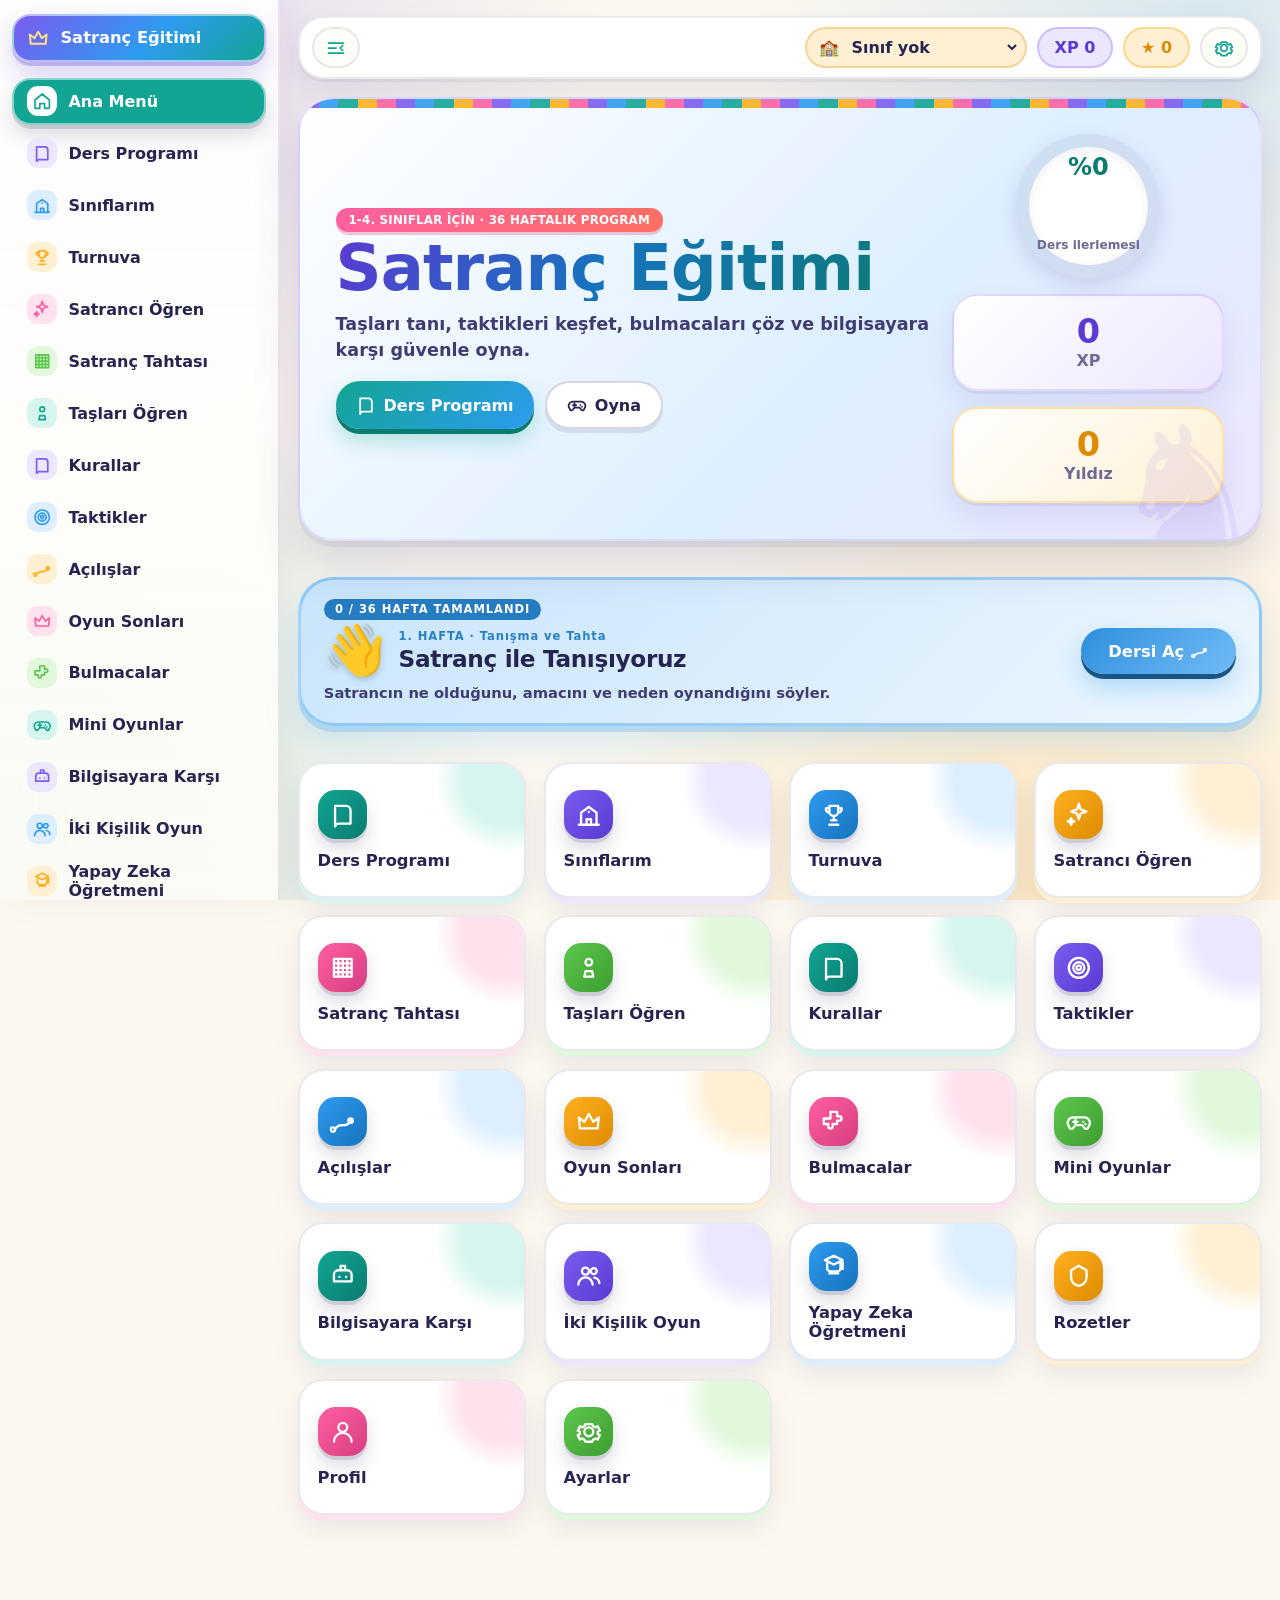
<file: index.html>
<!doctype html>
<html lang="tr">
  <head>
    <meta charset="utf-8">
    <meta name="viewport" content="width=device-width, initial-scale=1">
    <meta name="theme-color" content="#7b5cf0">
    <meta name="description" content="İlkokul öğrencileri için çevrimdışı satranç eğitim platformu.">
    <title>Satranç Eğitimi</title>
    <link rel="manifest" href="./manifest.webmanifest">
    <link rel="icon" href="./src/assets/icons/app-icon.svg" type="image/svg+xml">
    <link rel="stylesheet" href="./src/styles/base.css">
    <link rel="stylesheet" href="./src/styles/layout.css">
    <link rel="stylesheet" href="./src/styles/components.css">
    <link rel="stylesheet" href="./src/styles/board.css">
    <link rel="stylesheet" href="./src/styles/chessboard.css">
    <link rel="stylesheet" href="./src/styles/play.css">
    <link rel="stylesheet" href="./src/styles/duel.css">
    <link rel="stylesheet" href="./src/styles/games.css">
    <link rel="stylesheet" href="./src/styles/lessons.css">
    <link rel="stylesheet" href="./src/styles/plan.css">
    <link rel="stylesheet" href="./src/styles/classes.css">
    <link rel="stylesheet" href="./src/styles/theme.css">
  </head>
  <body>
    <div id="app" class="app-shell" aria-live="polite"></div>
    <script type="module" src="./src/app.js"></script>
  </body>
</html>
</file>
<file: src/styles/base.css>
/* ==================================================================== *
 * base.css — Tasarım sistemi: renkler, yazı tipi, zemin
 *
 * Hedef kitle ilkokul 1-4. sınıf olduğu için tasarım "çıkartma" (sticker)
 * mantığındadır: beyaz kartlar, kalın yuvarlak köşeler, altında sert bir
 * gölge dudağı ve her bölüme ayrı bir canlı renk. Tüm renkler burada tek
 * kaynaktan gelir; sayfalar yalnızca değişkenleri kullanır.
 * ==================================================================== */

:root {
  /* --- Ana mürekkep --- */
  --ink: #262450;
  --ink-soft: #3f3c72;
  --muted: #6d6a95;

  /* --- Oyun renkleri: her bölüm kendi rengini buradan alır --- */
  --primary: #12a594;        /* deniz yeşili — marka rengi */
  --primary-dark: #0a7c6f;
  --primary-soft: #d6f5ef;

  --grape: #7b5cf0;  --grape-dark: #5a3ad2;  --grape-soft: #ece6ff;
  --sky: #2e9bf0;    --sky-dark: #1673bd;    --sky-soft: #ddefff;
  --sun: #ffb020;    --sun-dark: #dd8b00;    --sun-soft: #fff0d4;
  --coral: #ff6f61;  --coral-dark: #dc4a3c;  --coral-soft: #ffe4df;
  --pink: #ff5fa2;   --pink-dark: #d63d80;   --pink-soft: #ffe2ee;
  --lime: #5cc74c;   --lime-dark: #3d9d30;   --lime-soft: #e2f8dc;

  /* Eski isimler korunur — başka dosyalar bunları kullanıyor. */
  --primary-2: var(--sun);
  --rose: var(--pink);
  --blue: var(--sky);

  /* --- Yüzeyler --- */
  --bg: #fdf8ef;
  --panel: #ffffff;
  --panel-2: #fffdf7;
  --line: rgba(38, 36, 80, 0.10);
  --line-strong: rgba(38, 36, 80, 0.18);

  /* --- Yuvarlaklık ölçeği: köşeler bilinçli olarak çok yumuşak --- */
  --r-sm: 0.85rem;
  --r-md: 1.15rem;
  --r-lg: 1.6rem;
  --r-xl: 2.2rem;

  /* --- Gölgeler: alt dudak + yumuşak bulut --- */
  --shadow: 0 3px 0 rgba(38, 36, 80, 0.05), 0 14px 28px rgba(66, 60, 125, 0.10);
  --shadow-lift: 0 6px 0 rgba(38, 36, 80, 0.06), 0 24px 46px rgba(66, 60, 125, 0.18);
  --shadow-pop: 0 10px 22px rgba(66, 60, 125, 0.18);

  /* Yuvarlak hatlı sistem yazı tipleri; hiçbir dış dosya indirilmez. */
  font-family: ui-rounded, "SF Pro Rounded", "Nunito", "Quicksand", "Varela Round",
    system-ui, -apple-system, BlinkMacSystemFont, "Segoe UI", sans-serif;

}

* { box-sizing: border-box; }

body {
  margin: 0;
  min-height: 100vh;
  color: var(--ink);
  background-color: var(--bg);
  /* Köşelere dağılmış renkli ışık lekeleri — ekran hiçbir zaman boş görünmez. */
  background-image:
    radial-gradient(circle at 10% -6%, rgba(123, 92, 240, 0.20), transparent 32%),
    radial-gradient(circle at 94% 2%, rgba(46, 155, 240, 0.18), transparent 30%),
    radial-gradient(circle at 82% 98%, rgba(255, 176, 32, 0.22), transparent 34%),
    radial-gradient(circle at 2% 92%, rgba(18, 165, 148, 0.18), transparent 32%);
  background-attachment: fixed;
}

button, input, select, textarea { font: inherit; }

button {
  cursor: pointer;
  border: 0;
  font-weight: 800;
}

h1, h2, h3, h4 {
  font-weight: 900;
  letter-spacing: -0.015em;
}

/* Simgeler kalın ve yuvarlak uçlu — küçük ekranda bile net görünür. */
.icon {
  width: 1.25rem;
  height: 1.25rem;
  fill: none;
  stroke: currentColor;
  stroke-width: 2.1;
  stroke-linecap: round;
  stroke-linejoin: round;
  flex: none;
}

/* ------------------------------------------------------------------ *
 * Yüksek kontrast: renkler koyulaşır, saydamlık kalkar, çizgiler kalınlaşır.
 * ------------------------------------------------------------------ */
.high-contrast {
  --bg: #ffffff;
  --ink: #0a0d22;
  --ink-soft: #101533;
  --muted: #1d2140;
  --panel: #ffffff;
  --panel-2: #ffffff;
  --line: rgba(0, 0, 0, 0.34);
  --line-strong: rgba(0, 0, 0, 0.5);
  --primary: #04695d;
  --grape: #4a26b8;
  --sky: #0b5c9c;
  --sun: #a15f00;
  --coral: #b32b1e;
  --pink: #a81a5c;
  --lime: #2a6f1f;
}

body.high-contrast { background-image: none; }

/*
 * "Akıcı animasyonlar" kapatıldığında hareketi durdururuz.
 *
 * DİKKAT: Süreyi kısaltmak TEK BAŞINA yetmez. `infinite` tekrarlı bir animasyon
 * (👋 el, ♞ at, öğretmen avatarı, rozet parıltısı...) 0.01 ms'lik süreyle sonsuza
 * kadar dönmeye devam eder; her karede rastgele bir aşamaya düşer ve taş yerinde
 * TİTRER — durmak yerine daha da hareketli görünür.
 * Bu yüzden tekrar sayısını da 1'e çekeriz: animasyon bir kez, göz açıp kapayana
 * kadar çalışır ve son karesinde (yani taşın kendi doğal yerinde) durur.
 */
.reduced-motion *, .reduced-motion *::before, .reduced-motion *::after {
  animation-duration: 0.01ms !important;
  animation-iteration-count: 1 !important;
  transition-duration: 0.01ms !important;
}
</file>
<file: src/styles/layout.css>
/* ==================================================================== *
 * layout.css — Uygulama kabuğu: kenar menü, üst çubuk, sayfa başlıkları
 * ==================================================================== */

.app-shell {
  min-height: 100vh;
  display: grid;
  grid-template-columns: 17.5rem minmax(0, 1fr);
}

/* ------------------------------------------------------------------ *
 * Kenar menü
 * ------------------------------------------------------------------ */

.side-nav {
  position: sticky;
  top: 0;
  height: 100vh;
  padding: 0.9rem 0.75rem 1.2rem;
  display: flex;
  flex-direction: column;
  gap: 0.3rem;
  overflow-y: auto;
  scrollbar-width: thin;
  background: linear-gradient(180deg, rgba(255, 255, 255, 0.92), rgba(255, 253, 247, 0.86));
  backdrop-filter: blur(20px);
  border-right: 2px solid var(--line);
  box-shadow: 8px 0 32px rgba(66, 60, 125, 0.07);
}

/* Panel görünümü: beyaz kart + ince çizgi + yumuşak gölge. */
.topbar, .welcome-panel, .page-hero, .info-card, .lesson-card,
.side-panel, .settings-panel, .stat, .quiz-box, .puzzle-card, .badge-card {
  background: var(--panel);
  border: 2px solid var(--line);
  box-shadow: var(--shadow);
}

.brand, .nav-link {
  display: flex;
  align-items: center;
  gap: 0.7rem;
  min-height: 2.95rem;
  padding: 0.6rem 0.8rem;
  border-radius: var(--r-md);
  color: var(--ink);
  background: transparent;
  border: 2px solid transparent;
  text-align: left;
  font-weight: 800;
  transition: background 160ms ease, color 160ms ease, transform 160ms ease;
}

/* Marka: renkli çerçeveli, taçlı başlık. */
.brand {
  margin-bottom: 0.7rem;
  font-size: 1.02rem;
  font-weight: 900;
  color: #fff;
  background: linear-gradient(135deg, var(--grape), var(--sky) 55%, var(--primary));
  border-color: rgba(255, 255, 255, 0.55);
  box-shadow: 0 4px 0 rgba(90, 58, 210, 0.28), 0 12px 24px rgba(90, 58, 210, 0.22);
}

.brand .icon { width: 1.4rem; height: 1.4rem; color: #ffe08a; }

.brand:hover { transform: translateY(-1px); }

/* Menüdeki her satır kendi rengini alır — çocuk simgeyi renginden hatırlar. */
.nav-link { --tone: var(--primary); --tone-soft: var(--primary-soft); }
.side-nav .nav-link:nth-child(6n + 3) { --tone: var(--grape); --tone-soft: var(--grape-soft); }
.side-nav .nav-link:nth-child(6n + 4) { --tone: var(--sky);   --tone-soft: var(--sky-soft); }
.side-nav .nav-link:nth-child(6n + 5) { --tone: var(--sun);   --tone-soft: var(--sun-soft); }
.side-nav .nav-link:nth-child(6n + 6) { --tone: var(--pink);  --tone-soft: var(--pink-soft); }
.side-nav .nav-link:nth-child(6n + 7) { --tone: var(--lime);  --tone-soft: var(--lime-soft); }

/* Simge kendi renginde, yuvarlak bir baloncuğun içinde durur. */
.nav-link .icon {
  width: 1.9rem;
  height: 1.9rem;
  padding: 0.35rem;
  border-radius: 0.7rem;
  color: var(--tone);
  background: var(--tone-soft);
  transition: transform 160ms ease;
}

.nav-link:hover {
  background: var(--tone-soft);
  transform: translateX(2px);
}

.nav-link:hover .icon { transform: rotate(-8deg) scale(1.06); }

.nav-link.active {
  color: #fff;
  background: var(--tone);
  border-color: rgba(255, 255, 255, 0.5);
  box-shadow: 0 4px 0 rgba(38, 36, 80, 0.14), 0 10px 20px rgba(38, 36, 80, 0.16);
}

.nav-link.active .icon {
  color: var(--tone);
  background: #fff;
}

/* ------------------------------------------------------------------ *
 * İçerik alanı ve üst çubuk
 * ------------------------------------------------------------------ */

.content-shell {
  min-width: 0;
  padding: 1rem 1.15rem 1.5rem;
}

.topbar {
  min-height: 3.9rem;
  border-radius: var(--r-lg);
  display: flex;
  justify-content: flex-end;
  align-items: center;
  gap: 0.6rem;
  padding: 0.55rem 0.75rem;
  margin-bottom: 1.1rem;
}

.top-stat, .icon-button {
  min-height: 2.6rem;
  display: inline-flex;
  align-items: center;
  justify-content: center;
  gap: 0.35rem;
  padding: 0 1rem;
  border-radius: 999px;
  color: var(--ink);
  background: var(--panel-2);
  border: 2px solid var(--line);
  font-weight: 900;
  transition: transform 160ms ease, box-shadow 160ms ease;
}

/* XP ve yıldız rozetleri: soldan sağa iki neşeli renk. */
.top-stat:nth-of-type(1) {
  color: var(--grape-dark);
  background: var(--grape-soft);
  border-color: rgba(123, 92, 240, 0.28);
}

.top-stat:nth-of-type(2) {
  color: var(--sun-dark);
  background: var(--sun-soft);
  border-color: rgba(255, 176, 32, 0.4);
}

.icon-button { padding: 0 0.75rem; color: var(--primary); }

.icon-button:hover {
  transform: translateY(-2px) rotate(-4deg);
  box-shadow: 0 6px 14px rgba(66, 60, 125, 0.16);
}

.page, .home-page {
  display: grid;
  gap: 1.15rem;
}

.page-enter { animation: enter 460ms cubic-bezier(0.22, 1, 0.36, 1) both; }

@keyframes enter {
  from { opacity: 0; transform: translateY(14px) scale(0.99); }
  to { opacity: 1; transform: translateY(0) scale(1); }
}

/* ------------------------------------------------------------------ *
 * Sayfa başlıkları — her sayfanın tepesindeki büyük renkli pano
 * ------------------------------------------------------------------ */

.welcome-panel, .page-hero {
  position: relative;
  overflow: hidden;
  border-radius: var(--r-xl);
  padding: clamp(1.2rem, 3vw, 2.2rem);
  background: linear-gradient(135deg, #ffffff 0%, var(--sky-soft) 58%, var(--grape-soft) 100%);
  border-color: rgba(123, 92, 240, 0.18);
  box-shadow: var(--shadow-lift);
}

/* Panonun sağ alt köşesinde soluk, dev bir at — dekoratif, okumayı engellemez. */
.welcome-panel::after, .page-hero::after {
  content: "♞";
  position: absolute;
  right: -0.5rem;
  bottom: -2.6rem;
  font-size: 11rem;
  line-height: 1;
  color: rgba(123, 92, 240, 0.10);
  pointer-events: none;
}

/* Üst kenarda ince satranç şeridi. */
.welcome-panel::before, .page-hero::before {
  content: "";
  position: absolute;
  inset: 0 0 auto 0;
  height: 0.6rem;
  background:
    repeating-linear-gradient(90deg,
      var(--grape) 0 1.2rem, var(--sky) 1.2rem 2.4rem,
      var(--primary) 2.4rem 3.6rem, var(--sun) 3.6rem 4.8rem,
      var(--pink) 4.8rem 6rem);
  opacity: 0.9;
}

.welcome-panel {
  display: grid;
  grid-template-columns: minmax(0, 1.4fr) minmax(17rem, 0.6fr);
  gap: 1.2rem;
  align-items: center;
}

.hero-copy h1, .page-hero h1, .welcome-copy h1 {
  margin: 0.25rem 0 0.6rem;
  font-size: clamp(2.1rem, 5vw, 4.2rem);
  line-height: 1.02;
  background: linear-gradient(120deg, var(--grape-dark), var(--sky-dark) 45%, var(--primary-dark));
  -webkit-background-clip: text;
  background-clip: text;
  color: transparent;
}

.hero-copy p, .page-hero p, .welcome-copy p {
  margin: 0;
  max-width: 58rem;
  color: var(--ink-soft);
  font-size: 1.1rem;
  font-weight: 600;
  line-height: 1.5;
}

/* Küçük üst etiket: renkli bir hapın içinde. */
.eyebrow {
  display: inline-block;
  padding: 0.3rem 0.8rem;
  border-radius: 999px;
  color: #fff;
  background: linear-gradient(135deg, var(--pink), var(--coral));
  box-shadow: 0 3px 0 rgba(214, 61, 128, 0.28);
  font-weight: 900;
  text-transform: uppercase;
  letter-spacing: 0.02em;
  font-size: 0.74rem;
}

.hero-actions, .choice-row, .segmented, .modal-actions {
  display: flex;
  flex-wrap: wrap;
  gap: 0.7rem;
  margin-top: 1.1rem;
}

.split {
  display: grid;
  grid-template-columns: minmax(18rem, 0.9fr) minmax(18rem, 1.1fr);
  gap: 1.15rem;
  align-items: start;
}

.stack {
  display: grid;
  gap: 1.15rem;
}

/* Kenar menünün altındaki imza. */
.nav-credit {
  margin-top: auto;
  padding: 0.75rem 0.4rem 0.2rem;
  display: grid;
  gap: 0.1rem;
  text-align: center;
  border-top: 2px dashed var(--line);
}

.nav-credit .credit-line { font-size: 0.7rem; color: var(--muted); font-weight: 700; }
.nav-credit .credit-name { font-size: 0.85rem; color: var(--primary-dark); }

@media (max-width: 940px) {
  .app-shell { grid-template-columns: 1fr; }
  .side-nav {
    position: fixed;
    z-index: 5;
    left: 0;
    right: 0;
    bottom: 0;
    top: auto;
    height: auto;
    padding: 0.5rem;
    gap: 0.4rem;
    flex-direction: row;
    overflow-x: auto;
    border-right: 0;
    border-top: 2px solid var(--line);
    box-shadow: 0 -8px 26px rgba(66, 60, 125, 0.12);
  }
  .brand { display: none; }
  /* Alt çubuk moduna geçince imza satırı gizlenir; ana sayfadaki kart kalır. */
  .nav-credit { display: none; }
  .nav-link { min-width: 3.9rem; justify-content: center; padding: 0.4rem; }
  .nav-link span { display: none; }
  .nav-link.active { background: var(--tone-soft); color: var(--tone); }
  .nav-link.active .icon { color: #fff; background: var(--tone); }
  .content-shell { padding: 0.75rem 0.75rem 5.5rem; }
  .welcome-panel, .split { grid-template-columns: 1fr; }
  .welcome-panel::after, .page-hero::after { font-size: 7rem; opacity: 0.7; }
}

/* ================================================================== *
 * Daraltılabilir menü
 *
 * Menü kapatıldığında sütun daralır ve yalnızca simgeler kalır. Böylece
 * özellikle oyun ekranında tahtaya çok daha fazla yer kalır.
 * ================================================================== */

.app-shell {
  /* Geçişin yumuşak olması için sütun genişliği değişkene alındı. */
  transition: grid-template-columns 260ms cubic-bezier(0.22, 1, 0.36, 1);
}

.app-shell.nav-collapsed { grid-template-columns: 4.9rem minmax(0, 1fr); }

.app-shell.nav-collapsed .side-nav { padding: 0.75rem 0.5rem; }

/* Daralmış menüde yazılar gizlenir, simgeler ortalanır. */
.app-shell.nav-collapsed .nav-link span,
.app-shell.nav-collapsed .brand span,
.app-shell.nav-collapsed .nav-credit { display: none; }

.app-shell.nav-collapsed .nav-link,
.app-shell.nav-collapsed .brand {
  justify-content: center;
  padding: 0.4rem 0.3rem;
  gap: 0;
}

.app-shell.nav-collapsed .nav-link .icon,
.app-shell.nav-collapsed .brand .icon { width: 2.1rem; height: 2.1rem; }

/* Menü aç/kapa düğmesi topbar'ın en solunda durur. */
.topbar .nav-toggle { margin-right: auto; }

/* ================================================================== *
 * Odak modu — tahtayı gerçekten tam ekrana yaklaştırır
 *
 * Menü ve üst çubuk tamamen kalkar; yalnızca oyun kalır. Oyun ekranındaki
 * "Tam Ekran" düğmesiyle açılır, Esc ya da aynı düğmeyle kapanır.
 * ================================================================== */

body.focus-mode .app-shell { grid-template-columns: minmax(0, 1fr); }
body.focus-mode .side-nav { display: none; }
body.focus-mode .topbar { display: none; }
body.focus-mode .content-shell { padding: 0.5rem 0.75rem; }
body.focus-mode .page-hero { display: none; }

@media (max-width: 940px) {
  /* Dar ekranda menü zaten alt çubuk; daraltma sütunu etkilemez. */
  .app-shell.nav-collapsed { grid-template-columns: 1fr; }
  body.focus-mode .content-shell { padding-bottom: 0.75rem; }
}
</file>
<file: src/styles/components.css>
/* ==================================================================== *
 * components.css — Düğmeler, kartlar, kutucuklar, rozet ve göstergeler
 *
 * Düğmeler "basılabilir" görünür: altlarında koyu bir dudak vardır,
 * tıklanınca aşağı iner ve dudak incelir. Küçük çocuklar için bu geri
 * bildirim, renk değişiminden çok daha anlaşılırdır.
 * ==================================================================== */

.primary, .ghost, .danger, .choice, .segmented button {
  min-height: 3rem;
  display: inline-flex;
  align-items: center;
  justify-content: center;
  gap: 0.5rem;
  padding: 0.7rem 1.25rem;
  border-radius: 999px;
  font-weight: 900;
  transition: transform 120ms ease, box-shadow 120ms ease, background 160ms ease;
}

.primary {
  color: #fff;
  background: linear-gradient(135deg, var(--primary), var(--sky));
  box-shadow: 0 5px 0 var(--primary-dark), 0 12px 22px rgba(18, 165, 148, 0.28);
}

.primary:hover { transform: translateY(-2px); box-shadow: 0 7px 0 var(--primary-dark), 0 16px 28px rgba(18, 165, 148, 0.32); }
.primary:active { transform: translateY(3px); box-shadow: 0 2px 0 var(--primary-dark); }

.ghost, .choice, .segmented button {
  color: var(--ink);
  background: var(--panel);
  border: 2px solid var(--line-strong);
  box-shadow: 0 4px 0 rgba(38, 36, 80, 0.10);
}

.ghost:hover, .choice:hover, .segmented button:hover {
  transform: translateY(-2px);
  background: var(--sun-soft);
  box-shadow: 0 6px 0 rgba(38, 36, 80, 0.12);
}

.ghost:active, .choice:active, .segmented button:active {
  transform: translateY(2px);
  box-shadow: 0 1px 0 rgba(38, 36, 80, 0.12);
}

.segmented button.active, .segmented button[aria-pressed="true"] {
  color: #fff;
  background: linear-gradient(135deg, var(--grape), var(--sky));
  border-color: rgba(255, 255, 255, 0.6);
  box-shadow: 0 4px 0 var(--grape-dark);
}

.danger {
  color: #fff;
  background: linear-gradient(135deg, var(--coral), #e0392c);
  box-shadow: 0 5px 0 var(--coral-dark);
}

.danger:active { transform: translateY(3px); box-shadow: 0 2px 0 var(--coral-dark); }

.small {
  min-height: 2.4rem;
  padding: 0.45rem 0.9rem;
}

.menu-grid, .card-grid, .badge-grid, .profile-grid {
  display: grid;
  grid-template-columns: repeat(auto-fit, minmax(13.5rem, 1fr));
  gap: 1.1rem;
}

/* ------------------------------------------------------------------ *
 * Ana menü kutucukları — her biri kendi renginde bir çıkartma
 * ------------------------------------------------------------------ */

.menu-tile {
  --tone: var(--primary);
  --tone-soft: var(--primary-soft);
  --tone-dark: var(--primary-dark);
  position: relative;
  overflow: hidden;
  min-height: 8.5rem;
  display: grid;
  align-content: center;
  justify-items: start;
  gap: 0.75rem;
  padding: 1.1rem;
  border-radius: var(--r-lg);
  color: var(--ink);
  background: var(--panel);
  border: 2px solid var(--line);
  box-shadow: 0 5px 0 var(--tone-soft), var(--shadow);
  font-weight: 900;
  font-size: 1.02rem;
  text-align: left;
  transition: transform 200ms cubic-bezier(0.22, 1, 0.36, 1), box-shadow 200ms ease;
}

/* Kutucuğun arkasındaki renkli ışık lekesi. */
.menu-tile::after {
  content: "";
  position: absolute;
  right: -3.5rem;
  top: -3.5rem;
  width: 9rem;
  height: 9rem;
  border-radius: 50%;
  /* Sert bir daire yerine kenarları eriyen renk lekesi. */
  background: radial-gradient(circle, var(--tone-soft) 45%, transparent 72%);
  transition: transform 260ms ease;
}

.menu-tile > * { position: relative; z-index: 1; }

.menu-grid .menu-tile:nth-child(6n + 2) { --tone: var(--grape); --tone-soft: var(--grape-soft); --tone-dark: var(--grape-dark); }
.menu-grid .menu-tile:nth-child(6n + 3) { --tone: var(--sky);   --tone-soft: var(--sky-soft);   --tone-dark: var(--sky-dark); }
.menu-grid .menu-tile:nth-child(6n + 4) { --tone: var(--sun);   --tone-soft: var(--sun-soft);   --tone-dark: var(--sun-dark); }
.menu-grid .menu-tile:nth-child(6n + 5) { --tone: var(--pink);  --tone-soft: var(--pink-soft);  --tone-dark: var(--pink-dark); }
.menu-grid .menu-tile:nth-child(6n + 6) { --tone: var(--lime);  --tone-soft: var(--lime-soft);  --tone-dark: var(--lime-dark); }

.menu-tile .icon {
  width: 3.1rem;
  height: 3.1rem;
  padding: 0.72rem;
  border-radius: 1.1rem;
  color: #fff;
  background: linear-gradient(135deg, var(--tone), var(--tone-dark));
  box-shadow: 0 4px 0 rgba(38, 36, 80, 0.12), 0 10px 18px rgba(38, 36, 80, 0.16);
  transition: transform 260ms cubic-bezier(0.34, 1.56, 0.64, 1);
}

.menu-tile:hover {
  transform: translateY(-6px);
  box-shadow: 0 11px 0 var(--tone-soft), var(--shadow-lift);
}

.menu-tile:hover .icon { transform: rotate(-10deg) scale(1.1); }
.menu-tile:hover::after { transform: scale(1.25); }
.menu-tile:active { transform: translateY(-1px); }

.hero-board, .side-panel, .settings-panel, .piece-detail {
  display: grid;
  gap: 1rem;
}

/* ------------------------------------------------------------------ *
 * Kartlar
 * ------------------------------------------------------------------ */

.lesson-card, .info-card, .side-panel, .settings-panel, .quiz-box, .puzzle-card, .badge-card, .stat {
  border-radius: var(--r-lg);
  padding: 1.15rem;
  transition: transform 200ms cubic-bezier(0.22, 1, 0.36, 1), box-shadow 200ms ease;
}

.lesson-card:hover, .info-card:hover, .badge-card:hover, .puzzle-card:hover {
  transform: translateY(-5px);
  box-shadow: var(--shadow-lift);
  border-color: rgba(123, 92, 240, 0.28);
}

.quiz-box {
  background: linear-gradient(135deg, #fff, var(--sun-soft));
  border-color: rgba(255, 176, 32, 0.35);
}

.card-icon, .badge-medal {
  width: 3.3rem;
  height: 3.3rem;
  display: grid;
  place-items: center;
  border-radius: 1.1rem;
  color: #fff;
  background: linear-gradient(135deg, var(--primary), var(--sky));
  box-shadow: 0 4px 0 rgba(38, 36, 80, 0.1);
  font-size: 1.5rem;
}

.card-icon .icon, .badge-medal .icon { width: 1.7rem; height: 1.7rem; }

.info-card h3, .lesson-card h3, .puzzle-card h3, .badge-card h3 {
  margin: 0.8rem 0 0.35rem;
  font-size: 1.15rem;
}

.info-card p, .lesson-card p, .puzzle-card p, .badge-card p {
  margin: 0;
  color: var(--muted);
  font-weight: 600;
  line-height: 1.45;
}

/* ------------------------------------------------------------------ *
 * İlerleme halkası ve sayaçlar
 * ------------------------------------------------------------------ */

.progress-ring {
  --size: 9rem;
  width: var(--size);
  height: var(--size);
  display: grid;
  place-items: center;
  border-radius: 50%;
  background: conic-gradient(var(--lime) 0, var(--primary) calc(var(--value) * 0.6%), var(--sky) calc(var(--value) * 1%), rgba(38, 36, 80, 0.08) 0);
  position: relative;
  margin: auto;
  box-shadow: 0 8px 20px rgba(66, 60, 125, 0.16);
}

.progress-ring::before {
  content: "";
  position: absolute;
  inset: 0.8rem;
  border-radius: 50%;
  background: #fff;
  box-shadow: inset 0 2px 8px rgba(38, 36, 80, 0.08);
}

.ring-value, .progress-ring span {
  position: relative;
  z-index: 1;
  font-weight: 900;
}

.ring-value { font-size: 1.5rem; color: var(--primary-dark); }

.progress-ring span {
  align-self: end;
  margin-bottom: 1.6rem;
  font-size: 0.76rem;
  color: var(--muted);
}

.stat {
  text-align: center;
  background: linear-gradient(135deg, #fff, var(--grape-soft));
  border-color: rgba(123, 92, 240, 0.2);
}

.stat + .stat {
  background: linear-gradient(135deg, #fff, var(--sun-soft));
  border-color: rgba(255, 176, 32, 0.35);
}

.stat strong {
  display: block;
  font-size: 2.1rem;
  line-height: 1.1;
  color: var(--grape-dark);
}

.stat + .stat strong { color: var(--sun-dark); }

.stat span, .pill, small { color: var(--muted); font-weight: 700; }

.piece-picker, .score-strip {
  display: flex;
  gap: 0.6rem;
  flex-wrap: wrap;
}

.piece-chip, .pill {
  border-radius: 999px;
  padding: 0.55rem 0.95rem;
  background: var(--panel);
  border: 2px solid var(--line-strong);
  box-shadow: 0 3px 0 rgba(38, 36, 80, 0.08);
  font-weight: 900;
  transition: transform 140ms ease, background 160ms ease;
}

.piece-chip:hover { transform: translateY(-2px); background: var(--sky-soft); }

.piece-chip.active {
  color: #fff;
  background: linear-gradient(135deg, var(--grape), var(--sky));
  border-color: rgba(255, 255, 255, 0.6);
  box-shadow: 0 3px 0 var(--grape-dark);
}

.piece-podium {
  min-height: 9.5rem;
  display: grid;
  place-items: center;
  font-size: 6.5rem;
  animation: spinPiece 5s linear infinite;
  filter: drop-shadow(0 16px 20px rgba(0, 0, 0, 0.18));
}

@keyframes spinPiece {
  50% { transform: rotateY(22deg) translateY(-6px); }
}

.choice.correct {
  color: #fff;
  background: linear-gradient(135deg, var(--lime), var(--primary));
  border-color: rgba(255, 255, 255, 0.6);
  box-shadow: 0 4px 0 var(--lime-dark);
  animation: pop 320ms cubic-bezier(0.34, 1.56, 0.64, 1);
}

.choice.wrong {
  color: #fff;
  background: linear-gradient(135deg, var(--coral), #e0392c);
  border-color: rgba(255, 255, 255, 0.5);
  box-shadow: 0 4px 0 var(--coral-dark);
  animation: shake 180ms linear 2;
}

@keyframes shake { 50% { transform: translateX(6px); } }
@keyframes pop { 45% { transform: scale(1.07); } }

.puzzle-list {
  display: grid;
  grid-template-columns: repeat(auto-fit, minmax(12rem, 1fr));
  gap: 0.8rem;
  max-height: 35rem;
  overflow: auto;
}

.move-log, .big-coordinate {
  padding: 1rem;
  border-radius: var(--r-md);
  background: var(--panel-2);
  border: 2px solid var(--line);
}

.big-coordinate {
  font-size: 3.4rem;
  font-weight: 900;
  text-align: center;
  color: var(--grape-dark);
  background: linear-gradient(135deg, #fff, var(--grape-soft));
}

.badge-card.locked {
  filter: grayscale(0.85);
  opacity: 0.6;
}

.badge-card.unlocked {
  background: linear-gradient(135deg, #fff, var(--sun-soft));
  border-color: rgba(255, 176, 32, 0.45);
}

.badge-card.unlocked .badge-medal {
  color: #7a4c00;
  background: linear-gradient(135deg, #ffe08a, var(--sun));
  animation: badgeGlow 1.8s ease-in-out infinite;
}

@keyframes badgeGlow { 50% { box-shadow: 0 0 30px rgba(255, 176, 32, 0.75); } }

.setting-row {
  min-height: 3.4rem;
  display: flex;
  justify-content: space-between;
  align-items: center;
  gap: 1rem;
  padding: 0.8rem 1rem;
  border-radius: var(--r-md);
  background: var(--panel-2);
  border: 2px solid var(--line);
}

.setting-row:hover { background: var(--sky-soft); }

/* ------------------------------------------------------------------ *
 * Yapay zekâ öğretmeni
 * ------------------------------------------------------------------ */

.teacher-panel {
  display: grid;
  gap: 1rem;
  padding: 1.15rem;
  border-radius: var(--r-lg);
  background: var(--panel);
  border: 2px solid var(--line);
  box-shadow: var(--shadow);
}

.teacher-chat {
  min-height: 18rem;
  max-height: 25rem;
  overflow: auto;
  display: flex;
  flex-direction: column;
  gap: 0.7rem;
  padding: 0.9rem;
  border-radius: var(--r-md);
  background: linear-gradient(180deg, var(--sky-soft), #fff);
  border: 2px solid var(--line);
}

.chat-bubble {
  max-width: 86%;
  padding: 0.8rem 1rem;
  border-radius: 1.2rem;
  line-height: 1.45;
  font-weight: 600;
  box-shadow: 0 3px 0 rgba(38, 36, 80, 0.07);
}

.chat-bubble.teacher {
  align-self: flex-start;
  border-bottom-left-radius: 0.35rem;
  background: #fff;
  border: 2px solid rgba(18, 165, 148, 0.28);
}

.chat-bubble.student {
  align-self: flex-end;
  border-bottom-right-radius: 0.35rem;
  color: #fff;
  background: linear-gradient(135deg, var(--grape), var(--sky));
  box-shadow: 0 3px 0 var(--grape-dark);
}

.quick-prompts {
  display: flex;
  flex-wrap: wrap;
  gap: 0.5rem;
}

.teacher-form {
  display: grid;
  grid-template-columns: minmax(0, 1fr) auto;
  gap: 0.6rem;
}

.teacher-input {
  min-height: 3rem;
  width: 100%;
  border-radius: 999px;
  border: 2px solid var(--line-strong);
  padding: 0 1.1rem;
  color: var(--ink);
  background: var(--panel);
  font-weight: 700;
}

.teacher-input:focus {
  outline: none;
  border-color: var(--sky);
  box-shadow: 0 0 0 4px var(--sky-soft);
}

.lesson-flow, .move-player {
  padding: 1.15rem;
  border-radius: var(--r-lg);
  background: var(--panel);
  border: 2px solid var(--line);
  box-shadow: var(--shadow);
}

.lesson-flow h2, .move-player h3 {
  margin: 0 0 0.6rem;
}

.lesson-flow ol {
  margin: 0.7rem 0 1rem;
  padding-left: 1.25rem;
  color: var(--muted);
  font-weight: 600;
}

.lesson-flow li + li {
  margin-top: 0.4rem;
}

.speak-button .icon {
  color: var(--primary);
}

.move-player {
  display: grid;
  gap: 0.8rem;
}

.move-head {
  display: grid;
  grid-template-columns: minmax(0, 1fr) auto;
  gap: 0.75rem;
  align-items: start;
}

.move-head p {
  margin: 0;
  color: var(--muted);
  font-weight: 600;
}

.move-actions {
  display: flex;
  flex-wrap: wrap;
  gap: 0.5rem;
  justify-content: flex-end;
}

.move-caption {
  margin: 0;
  padding: 0.9rem 1rem;
  border-radius: var(--r-md);
  color: var(--ink);
  background: linear-gradient(135deg, var(--lime-soft), #fff);
  border: 2px solid rgba(92, 199, 76, 0.35);
  font-weight: 800;
}

.wide-band {
  display: grid;
}

/* Klavyeyle gezinenler için her yerde net bir odak halkası. */
:focus-visible {
  outline: 3px solid var(--grape);
  outline-offset: 3px;
  border-radius: 0.4rem;
}

@media (max-width: 620px) {
  .move-head, .teacher-form {
    grid-template-columns: 1fr;
  }

  .move-actions {
    justify-content: stretch;
  }

  .move-actions button, .teacher-form button {
    width: 100%;
  }
}

.particle {
  position: fixed;
  width: 0.6rem;
  height: 0.6rem;
  pointer-events: none;
  background: var(--primary-2);
  border-radius: 50%;
  animation: particle 620ms ease-out forwards;
}

@keyframes particle {
  to {
    opacity: 0;
    transform: rotate(var(--angle)) translateX(4rem);
  }
}
/* ================================================================== *
 * Taş çizimleri (PieceGlyph.js)
 *
 * Altı taşın tamamı kendi vektör çizimimizdir. Görüş kutusu tam olarak
 * mürekkebi çerçeveler, bu yüzden SVG'nin yüksekliği = taşın görünen
 * yüksekliğidir ve kullanıldığı yerin yazı ölçüsüne (1em) bağlanır;
 * tahtada bu ölçü kareye göre verilir (chessboard.css).
 *
 * Bütün taşlar aynı kutuyu paylaştığı için kaideleri hizalıdır; kutu
 * geometrik olarak ortalandığında taş da kareye ortalanır. Unicode
 * taşlardaki "mürekkep taban çizgisine oturur" sorunu böylece kökten
 * ortadan kalkar — hizayı ölçmek için yazı tipi metriği gerekmez.
 * ================================================================== */

.piece-svg {
  height: 1em;
  width: auto;
  display: inline-block;
  vertical-align: middle;
  overflow: visible;
}

/* Gövde: dolgu taşın rengi, İNCE dış hat taşın kontur rengi. */
.piece-svg g {
  fill: currentColor;
  stroke: var(--pc-line, currentColor);
  stroke-width: 1.5;
  stroke-linejoin: round;
  stroke-linecap: round;
}

/* İnce iç çizgiler: sarık katları, filin yarığı, atın yelesi. */
.piece-svg .ic-cizgi {
  fill: none;
  stroke: var(--pc-detail, currentColor);
  stroke-width: 1.3;
}

/* Atın gözü — çizgi değil, dolu nokta. */
.piece-svg .ic-nokta {
  fill: var(--pc-detail, currentColor);
  stroke: none;
}

/* ------------------------------------------------------------------ *
 * Taş renkleri
 *
 * Tahtada, terfi penceresinde, alınan taş şeridinde, ders kartlarında ve
 * mini oyunlarda taşlar HER YERDE bu iki sınıfla renklenir.
 * ------------------------------------------------------------------ */

.pc-w {
  color: #fffaf0;
  --pc-line: #3a2d22;
  --pc-detail: rgba(58, 45, 34, 0.55);
}

.pc-b {
  color: #3a3060;
  --pc-line: #1a1440;
  --pc-detail: rgba(255, 255, 255, 0.5);
}

/* ------------------------------------------------------------------ *
 * Satranç Saati ve Süre Seçici Kartları (Ortak Bileşen)
 *
 * Dar panellerde düğmelerin sıkışmasını önlemek için 2 sütunlu kart
 * ızgarası kullanılır; "Özel Süre" kartı en altta tam genişlikte yer alır.
 * ------------------------------------------------------------------ */

.duel-time-grid {
  display: grid;
  grid-template-columns: repeat(2, minmax(0, 1fr));
  gap: 0.45rem;
  width: 100%;
}

.time-btn {
  display: flex;
  flex-direction: column;
  align-items: flex-start;
  justify-content: center;
  gap: 0.15rem;
  padding: 0.55rem 0.65rem;
  min-height: 3.1rem;
  border-radius: var(--r-sm, 0.85rem);
  border: 2px solid var(--line-strong);
  background: var(--panel, #ffffff);
  color: var(--ink);
  cursor: pointer;
  text-align: left;
  user-select: none;
  touch-action: manipulation;
  box-shadow: 0 3px 0 rgba(38, 36, 80, 0.08);
  transition: transform 120ms ease, box-shadow 120ms ease, background 160ms ease, border-color 160ms ease;
  position: relative;
  overflow: hidden;
}

.time-btn:hover {
  transform: translateY(-2px);
  border-color: var(--primary);
  box-shadow: 0 5px 0 rgba(38, 36, 80, 0.10);
  background: var(--sun-soft, #fff0d4);
}

.time-btn:active {
  transform: translateY(2px);
  box-shadow: 0 1px 0 rgba(38, 36, 80, 0.10);
}

/* Aktif / seçili tempo kartı */
.time-btn.active {
  color: #fff;
  background: linear-gradient(135deg, var(--primary), #1dbda9);
  border-color: rgba(255, 255, 255, 0.6);
  box-shadow: 0 4px 0 var(--primary-dark), 0 8px 18px rgba(18, 165, 148, 0.25);
}

.time-btn.active:hover {
  background: linear-gradient(135deg, var(--primary), #1dbda9);
  border-color: rgba(255, 255, 255, 0.8);
}

.time-btn-head {
  display: flex;
  align-items: center;
  gap: 0.35rem;
  width: 100%;
}

.time-btn-icon {
  font-size: 0.95rem;
  line-height: 1;
  flex-shrink: 0;
}

.time-btn strong {
  font-size: 0.86rem;
  font-weight: 900;
  letter-spacing: -0.01em;
  color: inherit;
  line-height: 1.2;
}

.time-btn small {
  font-size: 0.68rem;
  font-weight: 700;
  color: var(--muted);
  line-height: 1.2;
  white-space: nowrap;
  padding-left: 1.35rem;
  transition: color 140ms ease;
}

.time-btn.active small {
  color: rgba(255, 255, 255, 0.92);
}

/* Tam genişlikte Özel Süre Kartı */
.time-btn.custom-opt {
  grid-column: 1 / -1;
  flex-direction: row;
  align-items: center;
  justify-content: space-between;
  padding: 0.55rem 0.75rem;
  gap: 0.6rem;
}

.custom-opt-left {
  display: flex;
  align-items: center;
  gap: 0.5rem;
  min-width: 0;
}

.custom-opt-left .time-btn-icon {
  font-size: 1.1rem;
}

.custom-opt-texts {
  display: flex;
  flex-direction: column;
  gap: 0.05rem;
  min-width: 0;
}

.custom-opt-texts strong {
  font-size: 0.86rem;
  font-weight: 900;
  color: inherit;
}

.custom-opt-texts small {
  padding-left: 0;
  font-size: 0.68rem;
  font-weight: 700;
  color: var(--muted);
}

.time-btn.active .custom-opt-texts small {
  color: rgba(255, 255, 255, 0.92);
}

/* Özel Süre Rozeti (Örn: "3 dk + 2 sn") */
.custom-opt-badge {
  display: inline-flex;
  align-items: center;
  padding: 0.22rem 0.6rem;
  font-size: 0.74rem;
  font-weight: 900;
  font-variant-numeric: tabular-nums;
  border-radius: 999px;
  background: var(--primary-soft, #d6f5ef);
  border: 1.5px solid rgba(18, 165, 148, 0.3);
  color: var(--primary-dark, #0a7c6f);
  white-space: nowrap;
  flex-shrink: 0;
  transition: all 140ms ease;
}

.time-btn.active .custom-opt-badge {
  background: rgba(255, 255, 255, 0.24);
  border-color: rgba(255, 255, 255, 0.5);
  color: #ffffff;
  box-shadow: 0 1px 3px rgba(0, 0, 0, 0.12);
}

/* ------------------------------------------------------------------ *
 * Özel Süre Ayar Çekmecesi
 * ------------------------------------------------------------------ */

.duel-custom-time {
  display: flex;
  flex-direction: column;
  gap: 0.65rem;
  padding: 0.75rem 0.85rem;
  background: var(--panel-2, #fffdf7);
  border: 2px dashed var(--line-strong);
  border-radius: var(--r-md, 1.15rem);
  box-shadow: 0 2px 8px rgba(38, 36, 80, 0.04);
  animation: custom-time-in 200ms cubic-bezier(0.16, 1, 0.3, 1);
}

@keyframes custom-time-in {
  from {
    opacity: 0;
    transform: translateY(-4px);
  }
  to {
    opacity: 1;
    transform: translateY(0);
  }
}

.duel-custom-time[hidden] {
  display: none;
}

.custom-time-group {
  display: flex;
  flex-direction: column;
  gap: 0.35rem;
}

.custom-time-label {
  display: flex;
  justify-content: space-between;
  align-items: baseline;
  font-size: 0.76rem;
  font-weight: 900;
  color: var(--ink);
}

.custom-time-unit {
  font-size: 0.68rem;
  font-weight: 800;
  color: var(--muted);
  text-transform: uppercase;
  letter-spacing: 0.03em;
}

.custom-time-stepper {
  display: flex;
  align-items: center;
  gap: 0.45rem;
}

.custom-time-btn {
  width: 2.2rem;
  height: 2.2rem;
  display: inline-flex;
  align-items: center;
  justify-content: center;
  font-size: 1.25rem;
  font-weight: 900;
  line-height: 1;
  border-radius: 0.65rem;
  border: 2px solid var(--line-strong);
  background: var(--panel, #ffffff);
  color: var(--ink);
  cursor: pointer;
  touch-action: manipulation;
  user-select: none;
  box-shadow: 0 3px 0 rgba(38, 36, 80, 0.08);
  transition: transform 100ms ease, box-shadow 100ms ease, background 140ms ease, border-color 140ms ease;
}

.custom-time-btn:hover {
  background: var(--sun-soft, #fff0d4);
  border-color: var(--primary);
  color: var(--primary-dark);
  transform: translateY(-1px);
  box-shadow: 0 4px 0 rgba(38, 36, 80, 0.10);
}

.custom-time-btn:active {
  transform: translateY(2px);
  box-shadow: 0 1px 0 rgba(38, 36, 80, 0.08);
}

.custom-time-input {
  flex: 1;
  text-align: center;
  font-size: 1.15rem;
  font-weight: 900;
  font-variant-numeric: tabular-nums;
  padding: 0.35rem 0.5rem;
  height: 2.2rem;
  border-radius: 0.65rem;
  border: 2px solid var(--line-strong);
  background: var(--panel, #ffffff);
  color: var(--ink);
  min-width: 0;
  box-shadow: inset 0 2px 4px rgba(38, 36, 80, 0.05);
  transition: border-color 140ms ease, box-shadow 140ms ease;
}

.custom-time-input:focus {
  border-color: var(--primary);
  outline: none;
  box-shadow: 0 0 0 3px var(--primary-soft);
}

.custom-time-chips {
  display: flex;
  flex-wrap: wrap;
  gap: 0.28rem;
}

.custom-chip {
  padding: 0.22rem 0.55rem;
  font-size: 0.72rem;
  font-weight: 800;
  border-radius: 999px;
  border: 1.5px solid var(--line-strong);
  background: var(--panel, #ffffff);
  color: var(--muted);
  cursor: pointer;
  touch-action: manipulation;
  user-select: none;
  box-shadow: 0 2px 0 rgba(38, 36, 80, 0.06);
  transition: transform 100ms ease, box-shadow 100ms ease, background 140ms ease, border-color 140ms ease, color 140ms ease;
}

.custom-chip:hover {
  border-color: var(--primary);
  color: var(--primary-dark);
  background: var(--primary-soft, #d6f5ef);
  transform: translateY(-1px);
  box-shadow: 0 3px 0 rgba(38, 36, 80, 0.08);
}

.custom-chip:active {
  transform: translateY(1px);
  box-shadow: 0 1px 0 rgba(38, 36, 80, 0.06);
}

.custom-chip.active {
  background: var(--primary);
  border-color: var(--primary-dark);
  color: #ffffff;
  font-weight: 900;
  box-shadow: 0 2px 0 var(--primary-dark);
}

.duel-time-note,
.play-time-note {
  margin: 0.1rem 0 0;
  font-size: 0.72rem;
  line-height: 1.35;
  color: var(--muted);
  font-weight: 700;
  padding: 0 0.15rem;
}
</file>
<file: src/styles/board.css>
.board-stage {
  perspective: 1200px;
  width: min(100%, 36rem);
  margin: auto;
  padding: 1rem 1rem 2rem;
}

.board3d {
  display: grid;
  grid-template-columns: repeat(8, 1fr);
  aspect-ratio: 1;
  border-radius: 8px;
  overflow: hidden;
  transform: scale(0.94) rotateX(14deg) rotateZ(-1deg);
  transform-origin: center;
  box-shadow: 0 34px 50px rgba(36, 57, 77, 0.28), inset 0 0 0 0.5rem rgba(255,255,255,.38);
  border: 0.55rem solid #7b5832;
}

.square {
  position: relative;
  min-width: 0;
  display: grid;
  place-items: center;
  aspect-ratio: 1;
  color: var(--ink);
  transition: filter 150ms ease, transform 150ms ease;
}

.square.light { background: linear-gradient(135deg, #ffecc2, #fff7dc); }
.square.dark { background: linear-gradient(135deg, #50a88f, #277c75); }

.square:hover, .square.marked {
  z-index: 1;
  filter: brightness(1.14) saturate(1.18);
  box-shadow: inset 0 0 0 0.25rem rgba(255, 221, 87, 0.82), 0 0 20px rgba(255, 221, 87, 0.6);
}

.piece {
  font-size: clamp(1.25rem, 5vw, 3rem);
  line-height: 1;
  filter: drop-shadow(0 0.35rem 0.2rem rgba(0,0,0,.22));
  transform: translateY(-4%);
}

.rank, .file, .square-name {
  position: absolute;
  font-size: 0.72rem;
  font-weight: 900;
  opacity: 0.78;
}

.rank { top: 0.18rem; left: 0.22rem; }
.file { right: 0.24rem; bottom: 0.18rem; }
.square-name {
  opacity: 0;
  inset: auto 0.15rem 0.15rem auto;
  color: #fff;
  text-shadow: 0 1px 2px rgba(0,0,0,.45);
}

.square:hover .square-name { opacity: 1; }

@media (max-width: 520px) {
  .board-stage { padding: 0.2rem; }
  .board3d { border-width: 0.35rem; transform: rotateX(9deg); }
}
</file>
<file: src/styles/chessboard.css>
/**
 * chessboard.css — Etkileşimli tahta bileşeninin (ChessBoard.js) görünümü.
 * Board3D'nin statik ders diyagramı stillerinden ayrıdır.
 */

.cb-root {
  width: 100%;
  display: flex;
  justify-content: center;
  padding: 0.25rem 0 1rem;
}

.cb-stage {
  position: relative;
  /*
   * Tahta KARE olduğu için boyutunu üç sınırın en küçüğü belirler:
   *   100%   → sütunun izin verdiği genişlik
   *   46rem  → gereğinden fazla büyümesin
   *   66vh   → EKRANA SIĞSIN
   *
   * Üçüncüsü olmadan geniş ama kısa ekranlarda (dizüstü, akıllı tahta) tahta
   * genişliğe göre büyüyüp ekrandan taşıyor, son yatay görünmüyordu. Tahtanın
   * tamamı tek bakışta görünmeden satranç öğretilemez.
   * Ayrılan pay üstteki başlık, alınan taş satırları ve alt boşluk içindir.
   */
  width: min(100%, 46rem, 66vh);
  margin-inline: auto;
}

.cb-grid {
  /* Animasyon katmanı mutlak konumlanır; ızgara ona referans olur. */
  position: relative;
  /* Taş boyutunu KARE boyutuna bağlamak için ızgarayı ölçüm kabı yaparız.
     1 kare = 12.5cqw olduğundan taşlar her ekranda kareyi aynı oranda doldurur. */
  container-type: inline-size;
  display: grid;
  grid-template-columns: repeat(8, 1fr);
  /* Satırlar da AÇIKÇA sekize bölünür.
     Bırakılırsa satır yüksekliği içeriğe göre belirlenir; taş yazı ölçüsü
     kareden büyük olduğu için (14cqw = karenin ~%112'si) taş BULUNAN satırlar
     uzuyor, kare kare kaldığından altında tahtanın kahverengi zemini şerit
     gibi görünüyor ve biriken fazlalık son yatayı taşırıp kırpıyordu. */
  grid-template-rows: repeat(8, 1fr);
  aspect-ratio: 1;
  border-radius: 6px;
  overflow: hidden;
  border: 0.32rem solid #7b5832;
  background: #7b5832;
  box-shadow: 0 10px 26px rgba(36, 57, 77, 0.18);
  /* DÜZ tahta.
     Önceden `rotateX(12deg)` ile hafif yatırılıyordu; hoş duruyordu ama
     kareleri yamultuyor, üst sıradaki taşları küçültüyor ve kare renklerini
     eğimden dolayı soluklaştırıyordu. Satrançta tahtanın NET okunması
     süslemeden önce gelir — özellikle akıllı tahtaya yansıtıldığında ve
     karesini daha yeni öğrenen bir çocuk için. */
  transform: none;
  transform-origin: center;
  transition: transform 320ms cubic-bezier(0.22, 1, 0.36, 1);
}

/* Tahtayı çevirmek: ızgarayı 180° döndürüp taşları geri döndürürüz. */
.cb-stage.flipped .cb-grid { transform: rotate(180deg); }
.cb-stage.flipped .cb-square > * { transform: rotate(180deg); }
.cb-stage.flipped .cb-piece { transform: rotate(180deg); }

.cb-square {
  position: relative;
  /* min-height OLMADAN ızgara ögesi en az içeriği kadar yüksek olmak ister
     (min-height: auto) ve satırı şişirir. Kare, ızgaranın verdiği hücreyi
     doldurur; boyutunu içeriği belirlememelidir. */
  min-width: 0;
  min-height: 0;
  display: grid;
  place-items: center;
  padding: 0;
  background: none;
  border: 0;
  cursor: default;
  transition: filter 140ms ease, box-shadow 140ms ease;
}

/* Düz renkler: sistemin krem/çam yeşili paleti, degradenin ortalaması. */
.cb-square.light { background: #fff3d2; }
.cb-square.dark { background: #3d9282; }

/* Oynanabilir taşlar imleçle davet eder. */
.cb-square.playable { cursor: grab; }
.cb-square.playable:active { cursor: grabbing; }
.cb-square.playable:hover { filter: brightness(1.1) saturate(1.1); }

.cb-piece {
  /* Taşı kareye TAM ORTALAR.
     Önceden yalnızca satır kutusuna güveniyordu; SVG taşlar (kavuklu şah, fil)
     `vertical-align` ile taban çizgisine göre hizalandığı için, satır kutusu
     kareden büyük olduğunda yukarı kayıp üst yatayda kırpılıyorlardı. */
  display: grid;
  place-items: center;
  /* Yedek ölçü: ölçüm kabını desteklemeyen eski tarayıcılar için. */
  font-size: clamp(1.6rem, 7.7vw, 3.7rem);
  /* Asıl ölçü. 1 kare = 12.5cqw; taş 1em boyunda çizilir (bkz. .piece-svg),
     yani 10cqw taşı karenin %80'ine oturtur — basılı satranç kitaplarındaki
     oran. Taşlar artık vektör olduğu için bu oran her yerde birebir tutar. */
  font-size: 10cqw;
  line-height: 1;
  pointer-events: none;
  filter: drop-shadow(0 0.28rem 0.18rem rgba(0, 0, 0, 0.28));
  text-shadow: 0 1px 0 rgba(255, 255, 255, 0.35);
}

/* Tahtada SVG taş, ızgara ögesi olarak ortalanır; taban çizgisi hizası devre dışı.
   (Tahta dışında — ders kartları, terfi penceresi — satır içi hizalama sürer.) */
.cb-piece .piece-svg { display: block; }

/* Taş yeni kareye yerleşirken küçük bir zıplama. */
@keyframes cb-drop-in {
  0% { transform: translateY(-38%) scale(1.18); opacity: 0.6; }
  60% { transform: translateY(2%) scale(0.97); opacity: 1; }
  100% { transform: translateY(0) scale(1); }
}
.cb-piece.cb-drop { animation: cb-drop-in 260ms cubic-bezier(0.22, 1, 0.36, 1); }

/* --- Vurgular --- */

.cb-square.selected {
  box-shadow: inset 0 0 0 0.28rem rgba(255, 206, 61, 0.95);
  filter: brightness(1.14);
}

.cb-square.last-from { box-shadow: inset 0 0 0 100vmax rgba(255, 214, 92, 0.28); }
.cb-square.last-to { box-shadow: inset 0 0 0 100vmax rgba(255, 214, 92, 0.42); }

.cb-square.in-check {
  box-shadow: inset 0 0 0 0.3rem rgba(226, 62, 62, 0.9);
  animation: cb-check-pulse 1s ease-in-out infinite;
}

@keyframes cb-check-pulse {
  50% { box-shadow: inset 0 0 0 0.3rem rgba(226, 62, 62, 0.45); }
}

/* Yasal hamle işaretleri: boş kareye nokta, dolu kareye halka. */
.cb-hint {
  position: absolute;
  inset: 0;
  display: grid;
  place-items: center;
  pointer-events: none;
}

.cb-square.target .cb-hint::after {
  content: "";
  width: 30%;
  height: 30%;
  border-radius: 50%;
  background: rgba(24, 52, 44, 0.34);
  animation: cb-pop 200ms ease-out;
}

.cb-square.target-capture .cb-hint::after {
  width: 84%;
  height: 84%;
  background: none;
  border: 0.32rem solid rgba(226, 88, 62, 0.75);
}

@keyframes cb-pop {
  from { transform: scale(0.2); opacity: 0; }
}

/* İpucu oku vurgusu */
.cb-square.hint-from { box-shadow: inset 0 0 0 0.28rem rgba(61, 124, 255, 0.85); }
.cb-square.hint-to {
  box-shadow: inset 0 0 0 0.28rem rgba(61, 124, 255, 0.85);
  animation: cb-hint-flash 700ms ease-in-out 3;
}

@keyframes cb-hint-flash {
  50% { box-shadow: inset 0 0 0 0.5rem rgba(61, 124, 255, 0.45); }
}

@keyframes cb-shake-key {
  0%, 100% { transform: translateX(0); }
  25% { transform: translateX(-8%); }
  75% { transform: translateX(8%); }
}
.cb-square.cb-shake { animation: cb-shake-key 240ms ease-in-out 2; }

/* --- Koordinatlar --- */

.cb-rank, .cb-file {
  position: absolute;
  font-size: clamp(0.5rem, 1.5vw, 0.7rem);
  font-weight: 900;
  opacity: 0.68;
  pointer-events: none;
}

.cb-rank { top: 0.15rem; left: 0.22rem; }
.cb-file { right: 0.24rem; bottom: 0.12rem; }
.cb-square.light .cb-rank, .cb-square.light .cb-file { color: #2a7d76; }
.cb-square.dark .cb-rank, .cb-square.dark .cb-file { color: #fff8de; }

/* --- Terfi penceresi --- */

.cb-overlay {
  position: absolute;
  inset: 0;
  display: grid;
  place-items: center;
  background: rgba(12, 26, 36, 0.55);
  backdrop-filter: blur(6px);
  border-radius: 10px;
  z-index: 5;
}

.cb-overlay[hidden] { display: none; }

.cb-promotion {
  background: rgba(255, 255, 255, 0.94);
  border-radius: 1.2rem;
  padding: 1.1rem 1.2rem;
  box-shadow: var(--shadow);
  text-align: center;
  max-width: 92%;
  animation: cb-pop 220ms ease-out;
}

.cb-promotion-title {
  margin: 0 0 0.75rem;
  font-weight: 800;
  color: var(--ink);
  font-size: 0.98rem;
}

.cb-promotion-row {
  display: flex;
  gap: 0.5rem;
  justify-content: center;
  flex-wrap: wrap;
}

.cb-promotion-choice {
  display: grid;
  place-items: center;
  gap: 0.15rem;
  padding: 0.5rem 0.7rem;
  border-radius: 0.9rem;
  background: linear-gradient(150deg, #fff, #eef7f4);
  border: 2px solid var(--line);
  transition: transform 140ms ease, border-color 140ms ease;
}

.cb-promotion-choice:hover {
  transform: translateY(-3px) scale(1.04);
  border-color: var(--primary);
}

.cb-promotion-symbol { font-size: 2rem; line-height: 1; }
.cb-promotion-label { font-size: 0.72rem; font-weight: 700; color: var(--muted); }

.cb-promotion-cancel {
  margin-top: 0.8rem;
  background: none;
  color: var(--muted);
  font-size: 0.8rem;
  font-weight: 700;
  text-decoration: underline;
}

@media (max-width: 560px) {
  .cb-grid { border-width: 0.22rem; }
  .cb-root { padding: 0.25rem 0 0.75rem; }
  /* Telefonda sayfa zaten dikey kayıyor; tahtayı genişliğe göre büyütmek
     daha iyi. Yükseklik sınırını kaldırırız. */
  .cb-stage { width: 100%; }
}

/* Akıllı tahta / büyük ekran: tahtayı daha da büyüt. */
@media (min-width: 1500px) {
  .cb-stage { width: min(100%, 56rem, 72vh); }
}

/* ================================================================== *
 * Hareket animasyonu
 *
 * Taş, hedefe ışınlanmak yerine kendi karesinden çıkıp izlemesi gereken yol
 * boyunca gider. At için bu yol "L" biçimindedir; ara nokta JS tarafında
 * hesaplanır (ChessBoard.js → waypointFor).
 * ================================================================== */

.cb-anim-layer {
  position: absolute;
  inset: 0;
  pointer-events: none;
  /* Uçan taş kareler ve ipucu noktalarının üstünde, terfi penceresinin altında. */
  z-index: 3;
}

.cb-ghost .piece-svg { display: block; }

.cb-ghost {
  position: absolute;
  top: 0;
  left: 0;
  display: grid;
  place-items: center;
  font-size: clamp(2rem, 9.6vw, 4.6rem);
  font-size: 14cqw;
  line-height: 1;
  will-change: transform;
  /* Hareket eden taş, duran taşlardan biraz daha belirgin görünsün. */
  filter: drop-shadow(0 0.5rem 0.4rem rgba(0, 0, 0, 0.34));
  text-shadow: 0 1px 0 rgba(255, 255, 255, 0.35);
}

/* Hareket kapalıysa uçan taş hiç görünmez (JS zaten animasyonu atlar). */
.reduced-motion .cb-ghost { display: none; }
</file>
<file: src/styles/play.css>
/**
 * play.css — "Bilgisayara Karşı Oyna" ekranının düzeni ve bileşenleri.
 * Öğretmen balonu, hamle listesi, alınan taşlar ve oyun sonu raporu burada tanımlanır.
 */

/*
 * Tahta ana kahraman: panel sabit ve dar tutulur, kalan tüm alan tahtaya gider.
 * Böylece menü kapatıldığında ya da odak modunda tahta gerçekten büyür.
 */
.play-layout {
  display: grid;
  grid-template-columns: minmax(0, 1fr) 16rem;
  gap: 1.1rem;
  align-items: start;
}

.play-board {
  display: flex;
  flex-direction: column;
  gap: 0.4rem;
  min-width: 0;
}

.play-panel {
  background: var(--panel);
  backdrop-filter: blur(16px);
  border: 1px solid var(--line);
  border-radius: 1.4rem;
  padding: 1.25rem;
  box-shadow: var(--shadow);
  display: flex;
  flex-direction: column;
  gap: 0.7rem;
  position: sticky;
  top: 1rem;
}

.play-panel h2 {
  margin: 0;
  font-size: 1.15rem;
}

.panel-label {
  font-size: 0.72rem;
  font-weight: 800;
  letter-spacing: 0.05em;
  text-transform: uppercase;
  color: var(--muted);
  margin-top: 0.3rem;
}

/* --- Segment düğmeleri (seviye / renk) --- */

.segmented {
  display: flex;
  gap: 0.4rem;
  background: rgba(255, 255, 255, 0.55);
  border: 1px solid var(--line);
  border-radius: 1rem;
  padding: 0.3rem;
}

.seg-button {
  flex: 1;
  display: grid;
  gap: 0.05rem;
  justify-items: center;
  padding: 0.45rem 0.3rem;
  border-radius: 0.75rem;
  background: transparent;
  color: var(--muted);
  transition: background 160ms ease, color 160ms ease, transform 160ms ease;
}

.seg-button strong { font-size: 0.88rem; }
.seg-button small { font-size: 0.72rem; opacity: 0.85; }

.seg-button:hover { transform: translateY(-1px); }

.seg-button.active {
  background: linear-gradient(140deg, var(--primary), #3aa89a);
  color: #fff;
  box-shadow: 0 6px 16px rgba(47, 143, 131, 0.32);
}

/* --- Durum ve öğretmen --- */

.play-status {
  margin: 0.25rem 0 0;
  font-weight: 700;
  font-size: 0.92rem;
  color: var(--ink);
  min-height: 1.4em;
}

.teacher-bubble {
  display: flex;
  gap: 0.6rem;
  align-items: flex-start;
  background: linear-gradient(140deg, rgba(61, 124, 255, 0.12), rgba(47, 143, 131, 0.1));
  border: 1px solid rgba(61, 124, 255, 0.22);
  border-radius: 1rem;
  padding: 0.7rem 0.85rem;
  animation: teacher-in 320ms ease-out;
}

@keyframes teacher-in {
  from { opacity: 0; transform: translateY(6px); }
}

.teacher-avatar {
  font-size: 1.6rem;
  line-height: 1;
  flex-shrink: 0;
  animation: teacher-bob 3s ease-in-out infinite;
}

@keyframes teacher-bob {
  50% { transform: translateY(-3px) rotate(-4deg); }
}

.teacher-text {
  margin: 0;
  font-size: 0.84rem;
  line-height: 1.45;
  color: var(--ink);
}

/* --- Kontrol düğmeleri --- */

.play-controls {
  display: grid;
  grid-template-columns: repeat(2, minmax(0, 1fr));
  gap: 0.45rem;
}

.play-controls .primary { grid-column: 1 / -1; }

.play-controls button {
  display: inline-flex;
  align-items: center;
  justify-content: center;
  gap: 0.35rem;
  padding: 0.55rem 0.6rem;
  border-radius: 0.85rem;
  font-size: 0.82rem;
  font-weight: 700;
  transition: transform 140ms ease, box-shadow 140ms ease;
}

.play-controls button:hover { transform: translateY(-2px); }

/* --- Hamle listesi --- */

.move-list {
  list-style: none;
  margin: 0;
  padding: 0.5rem;
  display: flex;
  flex-wrap: wrap;
  gap: 0.3rem;
  align-content: flex-start;
  max-height: 9rem;
  overflow-y: auto;
  background: rgba(255, 255, 255, 0.5);
  border: 1px solid var(--line);
  border-radius: 0.9rem;
}

.move-item {
  display: inline-flex;
  align-items: center;
  gap: 0.18rem;
  padding: 0.2rem 0.45rem;
  border-radius: 0.5rem;
  font-size: 0.76rem;
  font-weight: 700;
  font-variant-numeric: tabular-nums;
  animation: cb-pop 200ms ease-out;
}

.move-item.white { background: #fff; color: var(--ink); border: 1px solid var(--line); }
.move-item.black { background: #34474f; color: #fff; }

.move-tag {
  font-size: 0.72rem;
  filter: drop-shadow(0 0 3px var(--tag));
}

/* --- Alınan taşlar --- */

.captured-row {
  display: flex;
  align-items: center;
  gap: 0.2rem;
  flex-wrap: wrap;
  min-height: 1.6rem;
  padding: 0 0.4rem;
}

.captured-label {
  font-size: 0.72rem;
  font-weight: 800;
  text-transform: uppercase;
  letter-spacing: 0.04em;
  color: var(--muted);
  margin-right: 0.3rem;
}

.captured-piece {
  font-size: 1.15rem;
  line-height: 1;
  filter: drop-shadow(0 1px 1px rgba(0, 0, 0, 0.2));
  animation: cb-pop 240ms ease-out;
}

.captured-empty { color: var(--muted); opacity: 0.6; }

.play-board-row {
  display: flex;
  align-items: center;
  justify-content: space-between;
  gap: 0.5rem;
  width: 100%;
}

.play-board-row .captured-row {
  flex: 1;
  min-width: 0;
}

.play-clock {
  font-variant-numeric: tabular-nums;
  font-size: 1.15rem;
  font-weight: 900;
  line-height: 1;
  padding: 0.25rem 0.5rem;
  border-radius: 0.6rem;
  border: 1.5px solid var(--line-strong);
  background: rgba(255, 255, 255, 0.85);
  color: var(--ink);
  flex-shrink: 0;
}

.play-clock[hidden] {
  display: none;
}

.play-clock.running {
  border-color: var(--primary);
  background: var(--primary-soft);
}

.play-clock.low {
  border-color: var(--sun-dark);
  background: var(--sun-soft);
  color: var(--sun-dark);
}

.play-clock.critical {
  border-color: var(--coral-dark);
  background: var(--coral);
  color: #fff;
  animation: clock-pulse 1s ease-in-out infinite;
}

/* --- "Düşünüyor" göstergesi --- */

.thinking-bar {
  display: flex;
  align-items: center;
  gap: 0.35rem;
  padding: 0.4rem 0.75rem;
  align-self: center;
  background: rgba(255, 255, 255, 0.7);
  border: 1px solid var(--line);
  border-radius: 999px;
  font-size: 0.76rem;
  font-weight: 700;
  color: var(--muted);
}

.thinking-bar[hidden] { display: none; }

.thinking-dot {
  width: 0.42rem;
  height: 0.42rem;
  border-radius: 50%;
  background: var(--primary);
  animation: thinking-pulse 1.1s ease-in-out infinite;
}

.thinking-dot:nth-child(2) { animation-delay: 0.16s; }
.thinking-dot:nth-child(3) { animation-delay: 0.32s; }

@keyframes thinking-pulse {
  0%, 100% { transform: scale(0.6); opacity: 0.4; }
  50% { transform: scale(1.15); opacity: 1; }
}

.thinking-label { margin-left: 0.2rem; }

/* --- Oyun sonu raporu --- */

.game-report {
  margin-top: 0.6rem;
  padding: 1rem;
  border-radius: 1.1rem;
  background: linear-gradient(155deg, rgba(255, 255, 255, 0.9), rgba(238, 248, 244, 0.9));
  border: 1px solid var(--line);
  box-shadow: var(--shadow);
  display: grid;
  gap: 0.6rem;
  justify-items: center;
  text-align: center;
  animation: report-in 420ms cubic-bezier(0.22, 1, 0.36, 1);
}

@keyframes report-in {
  from { opacity: 0; transform: translateY(14px) scale(0.96); }
}

.game-report h3 { margin: 0; font-size: 1rem; }

/* Doğruluk halkası: --value 0-100 arası bir sayıdır. */
.accuracy-ring {
  --value: 0;
  width: 7rem;
  height: 7rem;
  border-radius: 50%;
  display: grid;
  place-content: center;
  gap: 0.1rem;
  background:
    conic-gradient(var(--primary) calc(var(--value) * 1%), rgba(47, 143, 131, 0.16) 0);
  position: relative;
  animation: ring-in 700ms ease-out;
}

@keyframes ring-in {
  from { transform: rotate(-90deg) scale(0.8); opacity: 0; }
}

.accuracy-ring::before {
  content: "";
  position: absolute;
  inset: 0.62rem;
  border-radius: 50%;
  background: #fff;
}

.accuracy-ring strong,
.accuracy-ring span {
  position: relative;
  z-index: 1;
  text-align: center;
}

.accuracy-ring strong { font-size: 1.5rem; color: var(--primary); }
.accuracy-ring span { font-size: 0.72rem; color: var(--muted); font-weight: 700; }

.report-text { margin: 0; font-size: 0.85rem; color: var(--muted); }

.report-rows {
  display: grid;
  gap: 0.25rem;
  width: 100%;
}

.report-row {
  display: grid;
  grid-template-columns: 1.4rem 1fr auto;
  align-items: center;
  gap: 0.4rem;
  padding: 0.3rem 0.5rem;
  border-radius: 0.6rem;
  background: rgba(255, 255, 255, 0.72);
  font-size: 0.8rem;
}

.report-row .report-label { text-align: left; font-weight: 700; }
.report-row.blunder { background: rgba(214, 69, 69, 0.12); }
.report-row.mistake { background: rgba(224, 122, 58, 0.12); }
.report-row.brilliant { background: rgba(124, 92, 255, 0.14); }

.report-note {
  margin: 0;
  font-size: 0.76rem;
  color: var(--muted);
  line-height: 1.4;
}

/* --- Duyarlı düzen --- */

@media (max-width: 1024px) {
  .play-layout { grid-template-columns: 1fr; }
  .play-panel { position: static; }
}

@media (max-width: 560px) {
  .play-controls { grid-template-columns: 1fr 1fr; }
  .play-panel { padding: 0.9rem; border-radius: 1.1rem; }
  .move-list { max-height: 7rem; }
}

/* ================================================================== *
 * Bulmaca ekranı (PuzzlesPage)
 * ================================================================== */

.puzzle-layout {
  display: grid;
  grid-template-columns: minmax(0, 1.35fr) minmax(19rem, 0.85fr);
  gap: 1.5rem;
  align-items: start;
}

.puzzle-board { min-width: 0; }

.puzzle-panel {
  background: var(--panel);
  backdrop-filter: blur(16px);
  border: 1px solid var(--line);
  border-radius: 1.4rem;
  padding: 1.25rem;
  box-shadow: var(--shadow);
  display: flex;
  flex-direction: column;
  gap: 0.6rem;
  position: sticky;
  top: 1rem;
}

.puzzle-head { display: flex; gap: 0.4rem; flex-wrap: wrap; }

.pill {
  display: inline-block;
  padding: 0.22rem 0.6rem;
  border-radius: 999px;
  font-size: 0.72rem;
  font-weight: 800;
  letter-spacing: 0.02em;
  background: rgba(47, 143, 131, 0.16);
  color: var(--primary);
}

.pill.level { background: rgba(255, 184, 77, 0.24); color: #a06a12; }

.puzzle-title { margin: 0; font-size: 1.1rem; }

.puzzle-goal {
  margin: 0;
  font-size: 0.86rem;
  color: var(--muted);
  line-height: 1.45;
}

.puzzle-stats { display: flex; gap: 0.6rem; }

.puzzle-stats .stat {
  flex: 1;
  display: grid;
  justify-items: center;
  gap: 0.05rem;
  padding: 0.5rem;
  border-radius: 0.85rem;
  background: rgba(255, 255, 255, 0.6);
  border: 1px solid var(--line);
}

.puzzle-stats .stat strong { font-size: 1.3rem; color: var(--primary); }
.puzzle-stats .stat span { font-size: 0.72rem; font-weight: 700; color: var(--muted); }

/* Geri bildirim kutusu — durum rengine göre değişir. */
.puzzle-feedback {
  margin: 0;
  padding: 0.65rem 0.8rem;
  border-radius: 0.9rem;
  font-size: 0.86rem;
  font-weight: 600;
  line-height: 1.45;
  background: rgba(255, 255, 255, 0.7);
  border: 1px solid var(--line);
  transition: background 200ms ease, border-color 200ms ease;
}

.puzzle-feedback.correct {
  background: rgba(74, 169, 108, 0.16);
  border-color: rgba(74, 169, 108, 0.4);
  animation: cb-pop 280ms ease-out;
}

.puzzle-feedback.wrong {
  background: rgba(214, 69, 69, 0.12);
  border-color: rgba(214, 69, 69, 0.35);
  animation: cb-shake-key 240ms ease-in-out 2;
}

.puzzle-feedback.partial {
  background: rgba(61, 124, 255, 0.12);
  border-color: rgba(61, 124, 255, 0.32);
}

.puzzle-hint, .puzzle-solution {
  margin: 0;
  padding: 0.55rem 0.75rem;
  border-radius: 0.8rem;
  font-size: 0.8rem;
  line-height: 1.45;
  background: rgba(255, 184, 77, 0.16);
  border: 1px solid rgba(255, 184, 77, 0.34);
  animation: cb-pop 220ms ease-out;
}

.puzzle-solution {
  background: rgba(124, 92, 255, 0.12);
  border-color: rgba(124, 92, 255, 0.3);
}

.puzzle-hint[hidden], .puzzle-solution[hidden] { display: none; }

.puzzle-controls {
  display: grid;
  grid-template-columns: repeat(2, minmax(0, 1fr));
  gap: 0.45rem;
}

.puzzle-controls .primary { grid-column: 1 / -1; }

.puzzle-controls button {
  display: inline-flex;
  align-items: center;
  justify-content: center;
  gap: 0.35rem;
  padding: 0.55rem 0.6rem;
  border-radius: 0.85rem;
  font-size: 0.82rem;
  font-weight: 700;
  transition: transform 140ms ease;
}

.puzzle-controls button:hover { transform: translateY(-2px); }

@media (max-width: 1024px) {
  .puzzle-layout { grid-template-columns: 1fr; }
  .puzzle-panel { position: static; }
}

/* ================================================================== *
 * BÜYÜK TAHTA + MİNİMAL PANEL (oyun ekranı yeniden düzeni)
 * ================================================================== */

/*
 * Tahtayı olabildiğince büyütürüz. Sınır iki yönlüdür:
 *  - genişlik: sütunun tamamı
 *  - yükseklik: ekrana sığmalı (aksi hâlde aşağı taşar ve kaydırma gerekir)
 * Bu yüzden ölçü, kalan dikey alana (vh) göre de sınırlanır.
 */
.play-board .cb-stage {
  /* Dikey pay ölçülerek belirlendi: üst çubuk 60px + kompakt başlık ~48px +
     alınan taş şeritleri 2x26px + iç boşluklar ~45px ≈ 13.5rem. */
  width: min(100%, calc(100vh - 13.5rem));
  max-width: 100%;
}

body.focus-mode .play-board .cb-stage {
  /* Odak modunda üst çubuk ve başlık tamamen kalkar; yalnızca taş şeritleri
     ve ince boşluklar kalır (~6.5rem). */
  width: min(100%, calc(100vh - 6.5rem));
}

.play-board .cb-root { padding: 0.25rem 0 0.5rem; }

/* --- Panel: minimal --- */

.play-panel {
  padding: 0.85rem;
  gap: 0.55rem;
  border-radius: 1.1rem;
}

/* Üst sıra: simge araç çubuğu + tam ekran düğmesi */
.panel-top {
  display: flex;
  align-items: center;
  gap: 0.4rem;
}

.play-tools {
  display: flex;
  gap: 0.3rem;
  flex: 1;
}

.tool-button, .focus-button {
  display: grid;
  place-items: center;
  width: 2.4rem;
  height: 2.4rem;
  border-radius: 0.75rem;
  background: rgba(255, 255, 255, 0.78);
  border: 1px solid var(--line);
  color: var(--ink);
  flex-shrink: 0;
  transition: transform 140ms ease, background 140ms ease, color 140ms ease;
}

.tool-button .icon, .focus-button .icon { width: 1.15rem; height: 1.15rem; }

.tool-button:hover, .focus-button:hover {
  transform: translateY(-2px);
  background: var(--primary);
  color: #fff;
}

.focus-button {
  background: linear-gradient(140deg, var(--primary), #3aa89a);
  color: #fff;
  border-color: transparent;
}

/* --- Katlanabilir oyun ayarları --- */

.play-settings {
  border-radius: 0.85rem;
  border: 1px solid var(--line);
  background: rgba(255, 255, 255, 0.55);
  overflow: hidden;
}

.play-settings summary {
  padding: 0.5rem 0.7rem;
  font-size: 0.8rem;
  font-weight: 800;
  color: var(--muted);
  cursor: pointer;
  list-style: none;
}

.play-settings summary::-webkit-details-marker { display: none; }
.play-settings summary::after { content: " ▾"; }
.play-settings[open] summary::after { content: " ▴"; }

.play-settings-body {
  display: grid;
  gap: 0.35rem;
  padding: 0 0.55rem 0.6rem;
}

.play-settings .panel-label { margin-top: 0.15rem; font-size: 0.72rem; }
.play-settings .seg-button { padding: 0.35rem 0.25rem; }
.play-settings .seg-button strong { font-size: 0.78rem; }
.play-settings .seg-button small { font-size: 0.72rem; }



/* --- Daha sıkı durum ve öğretmen kutusu --- */

.play-panel .play-status { font-size: 0.85rem; margin: 0; }

.play-panel .teacher-bubble { padding: 0.55rem 0.65rem; gap: 0.45rem; }
.play-panel .teacher-avatar { font-size: 1.3rem; }
.play-panel .teacher-text { font-size: 0.79rem; }

.play-panel .move-list { max-height: 7.5rem; padding: 0.4rem; }

/* Odak modunda panel daha da sadeleşir. */
body.focus-mode .play-panel { padding: 0.7rem; }
body.focus-mode .play-panel .teacher-bubble { display: none; }
body.focus-mode .play-panel .move-list { max-height: 5.5rem; }

/* --- Duyarlı --- */

@media (max-width: 1024px) {
  .play-layout { grid-template-columns: 1fr; }
  .play-board .cb-stage,
  body.focus-mode .play-board .cb-stage { width: min(100%, 34rem); }
}

/* Çok geniş ekran / akıllı tahta: tahta iyice büyüsün. */
@media (min-width: 1500px) {
  .play-layout { grid-template-columns: minmax(0, 1fr) 19rem; }
}

/* Kompakt başlık: oyun ekranında dikey alanı tahtaya bırakır. */
.page-compact .page-hero { padding: 0.6rem 1rem; margin-bottom: 0.5rem; }
.page-compact .page-hero h1 { font-size: 1.15rem; margin: 0; }
</file>
<file: src/styles/duel.css>
/**
 * duel.css — "İki Kişilik Oyun" ekranı (DuelPage.js).
 *
 * İki düzen vardır ve ikisi de AYNI sayfada yaşar:
 *   .duel-boards.single → tek tahta
 *   .duel-boards.dual   → yan yana iki tahta (sol beyaz, sağ siyah)
 *
 * Tahta ölçüsü hem sütun genişliğine hem de EKRAN YÜKSEKLİĞİNE bağlıdır:
 * iki tahta yan yanayken bile son yatay ekrandan taşmamalıdır.
 */

.duel-layout {
  display: grid;
  grid-template-columns: minmax(0, 1fr) 17rem;
  gap: 1.1rem;
  align-items: start;
}

.duel-stage {
  display: flex;
  flex-direction: column;
  gap: 0.5rem;
  min-width: 0;
}

/* --- Düzen seçici (Tek Tahta / İki Tahta) --- */

.duel-modes {
  display: flex;
  align-items: center;
  gap: 0.6rem;
  flex-wrap: wrap;
}

.duel-modes .panel-label { margin: 0; }
.duel-modes .segmented { flex: 1; min-width: 14rem; }

/*
 * Ortak `.segmented button` kuralı düğmeyi yatay (inline-flex) dizer; başlık
 * ve açıklama yan yana kalır. Buradaki açıklamalar uzun olduğu için ALT ALTA
 * gelmeleri gerekir, yoksa dar ekranda ikisi de ince sütunlara bölünür.
 */
.duel-modes .seg-button {
  flex-direction: column;
  gap: 0.05rem;
  min-height: 2.5rem;
  padding: 0.35rem 0.5rem;
  text-align: center;
}

.duel-modes .seg-button small { font-size: 0.66rem; line-height: 1.2; font-weight: 700; }

/* --- Skor tahtası: iki saat, materyal farkı ve maç skoru --- */

/*
 * Şerit, tahtaların ÜSTÜNDE ve iki düzende de aynı yerdedir. Saatleri tahta
 * kartlarının içine koymak yan yana iki tahta düzeninde kartları daraltır ve
 * rakamları uzaktan okunmaz kılardı; akıllı tahtaya yansıtılan sınıfta saatin
 * tek bakışta görünmesi gerekir.
 */
.duel-scorebar {
  display: grid;
  grid-template-columns: minmax(0, 1fr) auto minmax(0, 1fr);
  gap: 0.4rem;
  padding: 0.3rem;
  border-radius: 1rem;
  border: 1px solid var(--line);
  background: var(--panel);
  box-shadow: var(--shadow);
}

.duel-scorebar[hidden] { display: none; }

.duel-score-side {
  display: flex;
  align-items: center;
  gap: 0.45rem;
  min-width: 0;
  padding: 0.25rem 0.45rem;
  border-radius: 0.8rem;
  border: 2px solid transparent;
  transition: border-color 200ms ease, background 200ms ease;
}

/* Sıra kimdeyse onun kutusu öne çıkar. */
.duel-score-side.active {
  border-color: var(--primary);
  background: var(--primary-soft);
}

/* Siyah oyuncu şeridin sağ ucundadır; içeriği de sağa yaslanır ki iki oyuncu
   ekranın iki yanında karşılıklı dursun. */
.duel-score-side[data-side="b"] { flex-direction: row-reverse; text-align: right; }

.duel-score-piece .piece-svg { width: 1.6rem; height: 1.6rem; display: block; }

.duel-score-id { display: flex; flex-direction: column; min-width: 0; flex: 1; }

.duel-score-name {
  font-size: 0.9rem;
  white-space: nowrap;
  overflow: hidden;
  text-overflow: ellipsis;
}

.duel-score-id small { font-size: 0.66rem; color: var(--muted); font-weight: 700; }

/* --- Satranç saati --- */

.duel-clock {
  font-variant-numeric: tabular-nums;
  font-size: 1.5rem;
  font-weight: 900;
  line-height: 1;
  padding: 0.3rem 0.55rem;
  border-radius: 0.7rem;
  border: 2px solid var(--line-strong);
  background: rgba(255, 255, 255, 0.8);
  color: var(--ink);
  flex-shrink: 0;
}

.duel-clock[hidden] { display: none; }

/* İşleyen saat: çocuk "sıra bende" bilgisini yazıdan değil, AKAN saatten okur. */
.duel-clock.running { border-color: var(--primary); background: var(--primary-soft); }

.duel-clock.low {
  border-color: var(--sun-dark);
  background: var(--sun-soft);
  color: var(--sun-dark);
}

.duel-clock.critical {
  border-color: var(--coral-dark);
  background: var(--coral);
  color: #fff;
  animation: clock-pulse 1s ease-in-out infinite;
}

/* Son saniyelerde saat nefes alır; ses kapalıyken de fark edilir.
   (Animasyon kapalıyken base.css'teki `.reduced-motion` kuralı bunu durdurur.) */
@keyframes clock-pulse {
  50% { transform: scale(1.07); }
}

/* --- Materyal farkı ve maç skoru --- */

.duel-score-center {
  display: grid;
  justify-items: center;
  align-content: center;
  gap: 0.15rem;
  padding: 0.1rem 0.6rem;
  border-left: 1px dashed var(--line);
  border-right: 1px dashed var(--line);
}

.duel-lead {
  font-size: 0.76rem;
  font-weight: 900;
  white-space: nowrap;
  padding: 0.15rem 0.55rem;
  border-radius: 999px;
  border: 1px solid var(--line-strong);
  background: rgba(255, 255, 255, 0.8);
  color: var(--muted);
}

/* Önde olan tarafın rengi rozete taşınır: hangi taşların önde olduğu
   yazıyı okumadan, RENKTEN anlaşılır. */
.duel-lead.w { background: #fff; color: #22223b; }
.duel-lead.b { background: #2f2b45; border-color: #2f2b45; color: #fff; }

.duel-match-score {
  font-size: 0.68rem;
  font-weight: 800;
  color: var(--muted);
  white-space: nowrap;
}

/* --- Tahta ızgarası --- */

.duel-boards {
  display: grid;
  gap: 0.8rem;
  min-width: 0;
}

.duel-boards.single { grid-template-columns: minmax(0, 1fr); }
.duel-boards.dual { grid-template-columns: repeat(2, minmax(0, 1fr)); }

/* --- Tek tahta kartı --- */

.duel-seat {
  display: flex;
  flex-direction: column;
  gap: 0.35rem;
  min-width: 0;
  padding: 0.5rem;
  border-radius: 1.1rem;
  border: 1px solid var(--line);
  background: var(--panel);
  box-shadow: var(--shadow);
  /* Sırası gelen tahta belirginleşir; kenarlık kalınlığı DEĞİŞMEZ ki
     tahta yerinden oynamasın — yalnızca renk ve parıltı değişir. */
  transition: border-color 200ms ease, box-shadow 200ms ease, opacity 200ms ease;
}

/* Sırası gelen oyuncunun tahtası. */
.duel-seat.active {
  border-color: var(--primary);
  box-shadow: 0 0 0 2px rgba(47, 143, 131, 0.28), var(--shadow);
}

/* Sırası gelmeyen tahta geri çekilir ama OKUNUR kalır: rakip de konumu
   izleyip düşünmelidir, bu yüzden solukluk hafiftir. */
.duel-boards.dual .duel-seat:not(.active):not(.setup) { opacity: 0.86; }

.seat-head {
  display: flex;
  align-items: center;
  gap: 0.5rem;
  padding: 0.1rem 0.2rem;
  min-width: 0;
}

.seat-badge {
  display: inline-grid;
  place-items: center;
  grid-auto-flow: column;
  font-size: 1.5rem;
  line-height: 1;
  flex-shrink: 0;
}

.seat-badge .piece-svg { width: 1.5rem; height: 1.5rem; }

.seat-id {
  display: flex;
  flex-direction: column;
  min-width: 0;
  flex: 1;
}

.seat-name {
  font-size: 0.95rem;
  white-space: nowrap;
  overflow: hidden;
  text-overflow: ellipsis;
}

.seat-role {
  font-size: 0.7rem;
  color: var(--muted);
  font-weight: 700;
}

.seat-turn {
  font-size: 0.68rem;
  font-weight: 800;
  letter-spacing: 0.03em;
  text-transform: uppercase;
  color: var(--muted);
  background: rgba(255, 255, 255, 0.6);
  border: 1px solid var(--line);
  border-radius: 999px;
  padding: 0.16rem 0.5rem;
  flex-shrink: 0;
}

.duel-seat.active .seat-turn {
  background: var(--primary);
  border-color: transparent;
  color: #fff;
}

/* --- Tahta ölçüsü --- */

/*
 * Dikey pay ölçülerek belirlendi: üst çubuk (60px) + kompakt başlık (~46px) +
 * düzen çubuğu (~52px) + kart başlığı (~30px) + alınan taş şeridi (~24px) +
 * kart ve sayfa boşlukları (~120px) ≈ 21.5rem. Tahta bu payın dışında kalan
 * yüksekliğe sığar; genişlikte de sütunu aşamaz. İki sınırın küçüğü kazanır.
 *
 * Bu ölçü olmadan tek tahta düzeninde tahta ekrandan taşıyor ve son yatay
 * görünmüyordu — satrançta tahtanın tamamı tek bakışta görünmelidir.
 */
.duel-seat .cb-stage { width: min(100%, calc(100vh - 21.5rem)); }
.duel-seat .cb-root { padding: 0.15rem 0 0.2rem; }

/* Oyun aşamasında skor şeridi de yer kaplar (~3.5rem); tahta o kadar küçülür.
   Şerit yalnızca oyun sırasında görünür, kurulumda tahta tam boyunda kalır. */
.duel-stage.playing .duel-seat .cb-stage { width: min(100%, calc(100vh - 25rem)); }

/* Odak modunda üst çubuk ve sayfa başlığı tamamen kalkar (~7rem kazanç). */
body.focus-mode .duel-seat .cb-stage { width: min(100%, calc(100vh - 14.5rem)); }
body.focus-mode .duel-stage.playing .duel-seat .cb-stage { width: min(100%, calc(100vh - 18rem)); }

/* Odak modunda panel de daralır; kazanılan genişlik tahtalara gider. */
body.focus-mode .duel-layout { grid-template-columns: minmax(0, 1fr) 14rem; gap: 0.7rem; }
body.focus-mode .duel-panel { padding: 0.7rem; }

/* --- Alınan taşlar --- */

.duel-seat .captured-row {
  display: flex;
  flex-wrap: wrap;
  align-items: center;
  gap: 0.5rem;
  min-height: 1.5rem;
  padding: 0 0.2rem;
}

.captured-group {
  display: flex;
  align-items: center;
  gap: 0.2rem;
  flex-wrap: wrap;
}

.captured-group .captured-piece .piece-svg { width: 1rem; height: 1rem; }

/* Alınan taşların puan toplamı: piyon 1, at/fil 3, kale 5, vezir 9. */
.captured-points {
  font-size: 0.66rem;
  font-weight: 900;
  color: var(--primary-dark);
  background: var(--primary-soft);
  border-radius: 999px;
  padding: 0.05rem 0.4rem;
  white-space: nowrap;
}

/* --- Yan panel --- */

.duel-panel {
  background: var(--panel);
  backdrop-filter: blur(16px);
  border: 1px solid var(--line);
  border-radius: 1.2rem;
  padding: 0.85rem;
  box-shadow: var(--shadow);
  position: sticky;
  top: 1rem;
}

.duel-panel-body {
  display: flex;
  flex-direction: column;
  gap: 0.55rem;
}

/* [hidden] tek başına yetmez: .duel-panel-body display'i ezerdi. */
.duel-panel-body[hidden] { display: none; }

.duel-panel-title {
  margin: 0;
  font-size: 1rem;
}

/* --- Kurulum: ipucu satırı --- */

.duel-notice {
  margin: 0;
  font-size: 0.78rem;
  line-height: 1.35;
  border-radius: 0.7rem;
  padding: 0.45rem 0.6rem;
  background: rgba(255, 255, 255, 0.6);
  border: 1px solid var(--line);
  color: var(--muted);
}

.duel-notice.warn {
  background: rgba(224, 122, 58, 0.14);
  border-color: rgba(224, 122, 58, 0.4);
  color: #8a4413;
  font-weight: 700;
}

.duel-notice.ready {
  background: rgba(47, 143, 131, 0.14);
  border-color: rgba(47, 143, 131, 0.4);
  color: #1c6459;
  font-weight: 700;
}

/* --- Kurulum: taş paleti --- */

.duel-palette {
  display: flex;
  flex-direction: column;
  gap: 0.35rem;
}

.brush-row { display: flex; flex-direction: column; gap: 0.2rem; }

.brush-row-label {
  font-size: 0.68rem;
  font-weight: 800;
  letter-spacing: 0.04em;
  text-transform: uppercase;
  color: var(--muted);
}

.brush-set {
  display: flex;
  gap: 0.25rem;
  flex-wrap: wrap;
}

.brush {
  display: grid;
  place-items: center;
  width: 2.3rem;
  height: 2.3rem;
  font-size: 1.4rem;
  line-height: 1;
  border-radius: 0.65rem;
  border: 1px solid var(--line);
  background: rgba(255, 255, 255, 0.8);
  color: var(--ink);
  transition: transform 140ms ease, background 140ms ease, box-shadow 140ms ease;
}

.brush .piece-svg { width: 1.5rem; height: 1.5rem; }
.brush:hover { transform: translateY(-2px); }

.brush.active {
  background: var(--primary);
  border-color: transparent;
  box-shadow: 0 0 0 2px rgba(47, 143, 131, 0.3);
}

/* Seçili taş beyaz zemin üzerinde kaybolmasın diye çizim rengi ters çevrilir. */
.brush.active .piece-svg { filter: drop-shadow(0 0 1px rgba(255, 255, 255, 0.9)); }

/* --- Kurulum: hızlı düğmeler --- */

.duel-quick {
  display: grid;
  grid-template-columns: 1fr 1fr;
  gap: 0.35rem;
}

.duel-quick button {
  display: inline-flex;
  align-items: center;
  justify-content: center;
  gap: 0.3rem;
  font-size: 0.74rem;
  font-weight: 700;
  padding: 0.4rem 0.35rem;
  border-radius: 0.7rem;
}

.duel-quick .icon { width: 0.95rem; height: 0.95rem; }

/* --- Kurulum: satranç saati seçimi ---
   Ortak bileşen kuralları (.duel-time-grid, .time-btn, .duel-custom-time, .duel-time-note)
   components.css içinde tanımlıdır. */

.duel-names {
  display: grid;
  gap: 0.3rem;
}

.duel-name-input {
  width: 100%;
  font: inherit;
  font-size: 0.82rem;
  padding: 0.4rem 0.55rem;
  border-radius: 0.7rem;
  border: 1px solid var(--line);
  background: rgba(255, 255, 255, 0.85);
  color: var(--ink);
}

.duel-name-input:focus {
  outline: 2px solid var(--primary);
  outline-offset: 1px;
}

.duel-start {
  margin-top: 0.2rem;
  padding: 0.6rem;
  font-size: 0.95rem;
}

/* --- Oyun paneli --- */

.duel-status {
  margin: 0;
  font-size: 0.85rem;
  font-weight: 700;
}

/* Simge düğmeleri gizlenebilmeli (tahtayı çevirme yalnızca tek tahtada). */
.tool-button[hidden] { display: none; }

.duel-autoflip {
  display: flex;
  align-items: center;
  gap: 0.4rem;
  font-size: 0.76rem;
  color: var(--muted);
  font-weight: 700;
  cursor: pointer;
}

.duel-autoflip[hidden] { display: none; }
.duel-autoflip input { width: 1rem; height: 1rem; accent-color: var(--primary); }

.duel-panel .move-list { max-height: 9rem; padding: 0.4rem; }

/* --- Sonuç kartı --- */

.duel-result-card {
  display: grid;
  justify-items: center;
  gap: 0.3rem;
  text-align: center;
  padding: 0.7rem;
  border-radius: 1rem;
  background: rgba(47, 143, 131, 0.12);
  border: 1px solid rgba(47, 143, 131, 0.35);
}

.duel-result-emoji { font-size: 1.8rem; line-height: 1; }
.duel-result-card h3 { margin: 0; font-size: 0.95rem; }
.duel-result-card p { margin: 0; font-size: 0.8rem; color: var(--muted); font-weight: 700; }

/* Ortak `.duel-result-card p` kuralını ezmek için kart üzerinden seçilir. */
.duel-result-card .duel-result-match {
  font-size: 0.72rem;
  font-weight: 800;
  color: var(--primary-dark);
}

.duel-result-actions {
  display: grid;
  gap: 0.3rem;
  width: 100%;
  margin-top: 0.3rem;
}

.duel-result-actions button { font-size: 0.8rem; padding: 0.45rem; border-radius: 0.7rem; }

/* --- Duyarlı düzen --- */

@media (max-width: 1180px) {
  .duel-layout { grid-template-columns: minmax(0, 1fr); }
  .duel-panel { position: static; }
  .duel-seat .cb-stage { width: min(100%, 32rem); }
}

/* Dar ekranda iki tahta yan yana sığmaz; alt alta gelir ama EŞİTLEME sürer. */
@media (max-width: 760px) {
  .duel-boards.dual { grid-template-columns: minmax(0, 1fr); }
  .duel-quick { grid-template-columns: 1fr; }

  /*
   * Dar ekranda iki oyuncu ÜSTTE yan yana kalır, materyal farkı ve maç skoru
   * ALT SATIRA iner. Üçünü tek satıra sıkıştırmak oyuncu adına yalnızca birkaç
   * piksel bırakıyor ve "Beyaz Oyuncu" adı "B." diye kırpılıyordu; oysa bu
   * ekranın amacı çocukların kendi adlarını görmesi.
   */
  .duel-scorebar { grid-template-columns: minmax(0, 1fr) minmax(0, 1fr); }

  /* Yerleşim ELLE verilir: iki oyuncu üst satırda yan yana, orta kutu altta.
     Kendiliğinden yerleşimde iki sütunu kaplayan orta kutu siyah oyuncuyu
     üçüncü satıra iter ve şerit üç kat uzardı. */
  .duel-score-side[data-side="w"] { grid-area: 1 / 1; }
  .duel-score-side[data-side="b"] { grid-area: 1 / 2; }

  .duel-score-center {
    grid-area: 2 / 1 / 3 / -1;
    grid-auto-flow: column;
    justify-content: center;
    gap: 0.5rem;
    padding: 0.3rem 0 0.05rem;
    border: 0;
    border-top: 1px dashed var(--line);
  }

  .duel-score-id small { display: none; }
  .duel-clock { font-size: 1.2rem; padding: 0.25rem 0.4rem; }

  /* Dar sütunda ad KIRPILMAZ, alt satıra sarar: çocuk kendi adını görmelidir. */
  .duel-score-name {
    font-size: 0.72rem;
    line-height: 1.15;
    white-space: normal;
    overflow-wrap: anywhere;
  }
}

/* Akıllı tahta / geniş ekran: iki tahta rahatça büyür. */
@media (min-width: 1500px) {
  .duel-layout { grid-template-columns: minmax(0, 1fr) 19rem; }
}
</file>
<file: src/styles/games.css>
/**
 * games.css — Mini oyunların görünümü.
 * Oyun seçme ızgarası, ortak oyun kabuğu ve her oyuna özel sahne stilleri.
 */

/* --- Oyun seçme ızgarası --- */

.mini-grid {
  display: grid;
  grid-template-columns: repeat(auto-fill, minmax(15rem, 1fr));
  gap: 1rem;
}

.mini-card {
  display: grid;
  gap: 0.35rem;
  justify-items: start;
  text-align: left;
  padding: 1.1rem;
  border-radius: 1.3rem;
  background: var(--panel);
  backdrop-filter: blur(14px);
  border: 1px solid var(--line);
  box-shadow: var(--shadow);
  transition: transform 200ms cubic-bezier(0.22, 1, 0.36, 1), box-shadow 200ms ease;
}

.mini-card:hover {
  transform: translateY(-6px) scale(1.02);
  box-shadow: 0 26px 50px rgba(43, 71, 98, 0.22);
}

.mini-card-icon {
  display: grid;
  place-items: center;
  width: 2.7rem;
  height: 2.7rem;
  border-radius: 0.9rem;
  background: linear-gradient(140deg, var(--primary), #3aa89a);
  color: #fff;
  margin-bottom: 0.2rem;
}

.mini-card-icon .icon { width: 1.4rem; height: 1.4rem; }

.mini-card-title { font-size: 1rem; font-weight: 800; color: var(--ink); }
.mini-card-desc { font-size: 0.8rem; color: var(--muted); line-height: 1.45; }

.mini-card-meta {
  font-size: 0.72rem;
  font-weight: 800;
  color: var(--primary);
  background: rgba(47, 143, 131, 0.12);
  padding: 0.15rem 0.5rem;
  border-radius: 999px;
}

.mini-card-best { font-size: 0.72rem; font-weight: 700; color: var(--muted); }
.mini-card-best.new { opacity: 0.65; }

/* --- Ortak oyun kabuğu --- */

.mini-game {
  display: flex;
  flex-direction: column;
  gap: 0.85rem;
  padding: 1.1rem;
  border-radius: 1.4rem;
  background: var(--panel);
  backdrop-filter: blur(16px);
  border: 1px solid var(--line);
  box-shadow: var(--shadow);
  animation: report-in 320ms cubic-bezier(0.22, 1, 0.36, 1);
}

.mini-top { display: flex; align-items: flex-start; gap: 0.8rem; }

.mini-top .ghost.small {
  padding: 0.35rem 0.7rem;
  border-radius: 0.7rem;
  font-size: 0.78rem;
  font-weight: 700;
  flex-shrink: 0;
}

.mini-title h2 { margin: 0; font-size: 1.15rem; }
.mini-title p { margin: 0.15rem 0 0; font-size: 0.82rem; color: var(--muted); }

.mini-header { display: flex; gap: 0.6rem; }

.mini-stat {
  flex: 1;
  display: grid;
  justify-items: center;
  gap: 0.05rem;
  padding: 0.55rem;
  border-radius: 0.9rem;
  background: rgba(255, 255, 255, 0.62);
  border: 1px solid var(--line);
}

.mini-stat strong {
  font-size: 1.45rem;
  color: var(--primary);
  font-variant-numeric: tabular-nums;
}

.mini-stat span { font-size: 0.72rem; font-weight: 800; color: var(--muted); text-transform: uppercase; }

.mini-feedback {
  margin: 0;
  padding: 0.65rem 0.85rem;
  border-radius: 0.9rem;
  font-size: 0.88rem;
  font-weight: 600;
  line-height: 1.45;
  background: rgba(255, 255, 255, 0.7);
  border: 1px solid var(--line);
  min-height: 2.6em;
}

.mini-feedback.correct {
  background: rgba(74, 169, 108, 0.16);
  border-color: rgba(74, 169, 108, 0.4);
  animation: cb-pop 260ms ease-out;
}

.mini-feedback.wrong {
  background: rgba(214, 69, 69, 0.12);
  border-color: rgba(214, 69, 69, 0.35);
  animation: cb-shake-key 240ms ease-in-out 2;
}

.mini-feedback.partial {
  background: rgba(61, 124, 255, 0.12);
  border-color: rgba(61, 124, 255, 0.32);
}

.mini-stage { min-height: 4rem; }

/* --- Bitiş ekranı --- */

.mini-end {
  display: grid;
  justify-items: center;
  gap: 0.5rem;
  padding: 1.4rem 1rem;
  border-radius: 1.2rem;
  background: linear-gradient(155deg, rgba(255, 255, 255, 0.92), rgba(238, 248, 244, 0.92));
  border: 1px solid var(--line);
  text-align: center;
  animation: report-in 420ms cubic-bezier(0.22, 1, 0.36, 1);
}

.mini-end[hidden] { display: none; }
.mini-end h3 { margin: 0; font-size: 1.35rem; }

.mini-final-score { display: grid; justify-items: center; }
.mini-final-score strong { font-size: 3rem; line-height: 1; color: var(--primary); }
.mini-final-score span { font-size: 0.75rem; font-weight: 800; color: var(--muted); text-transform: uppercase; }

.mini-xp { margin: 0; font-weight: 800; color: var(--primary-2); filter: brightness(0.75); }
.mini-best { margin: 0; font-size: 0.82rem; color: var(--muted); }

.mini-end-actions { display: flex; gap: 0.5rem; flex-wrap: wrap; justify-content: center; margin-top: 0.4rem; }
.mini-end-actions button { padding: 0.55rem 1.1rem; border-radius: 0.85rem; font-weight: 700; }

/* --- Doğru Kareyi Bul --- */

.square-prompt {
  display: flex;
  align-items: center;
  justify-content: center;
  gap: 0.6rem;
  padding: 0.7rem;
  border-radius: 1rem;
  background: rgba(61, 124, 255, 0.1);
  border: 1px solid rgba(61, 124, 255, 0.24);
  margin-bottom: 0.5rem;
}

.square-prompt-label { font-size: 0.85rem; font-weight: 700; color: var(--muted); }

.square-prompt-value {
  font-size: 2rem;
  line-height: 1;
  font-weight: 900;
  color: var(--blue);
  letter-spacing: 0.05em;
  animation: cb-pop 260ms ease-out;
}

/* Zor turlarda koordinatlar gizlenir. */
.hide-coords .cb-rank, .hide-coords .cb-file { opacity: 0; }

/* Kalıcı hedef kare işareti */
.cb-square.goal {
  box-shadow: inset 0 0 0 0.3rem rgba(255, 184, 77, 0.95);
  animation: goal-pulse 1.4s ease-in-out infinite;
}

@keyframes goal-pulse {
  50% { box-shadow: inset 0 0 0 0.5rem rgba(255, 184, 77, 0.55); }
}

/* --- Taşı Tanı --- */

.piece-quiz { display: grid; justify-items: center; gap: 0.8rem; }

.quiz-symbol {
  font-size: 5.5rem;
  line-height: 1;
  filter: drop-shadow(0 0.5rem 0.4rem rgba(0, 0, 0, 0.22));
  animation: cb-drop-in 340ms cubic-bezier(0.22, 1, 0.36, 1);
}

/* Renkler artık ortak .pc / .pc-b sınıflarından gelir (components.css);
   bu iki satır yalnızca eski işaretleme için yedekte durur. */
.quiz-symbol.light-piece { color: #fff8e8; }
.quiz-symbol.dark-piece { color: #3b3168; }

.quiz-question { margin: 0; font-size: 1rem; font-weight: 700; text-align: center; }

.quiz-options {
  display: grid;
  grid-template-columns: repeat(auto-fit, minmax(11rem, 1fr));
  gap: 0.5rem;
  width: 100%;
}

.quiz-option, .guess-option, .match-card {
  padding: 0.7rem 0.9rem;
  border-radius: 0.9rem;
  background: rgba(255, 255, 255, 0.82);
  border: 2px solid var(--line);
  font-size: 0.85rem;
  font-weight: 700;
  color: var(--ink);
  text-align: center;
  transition: transform 150ms ease, border-color 150ms ease, background 150ms ease;
}

.quiz-option:hover, .guess-option:hover, .match-card:hover {
  transform: translateY(-2px);
  border-color: var(--primary);
}

.quiz-option.correct, .guess-option.correct, .match-card.matched {
  background: rgba(74, 169, 108, 0.2);
  border-color: rgba(74, 169, 108, 0.65);
}

.quiz-option.wrong, .guess-option.wrong {
  background: rgba(214, 69, 69, 0.16);
  border-color: rgba(214, 69, 69, 0.6);
  animation: cb-shake-key 240ms ease-in-out 2;
}

/* --- Taşı Yerine Sürükle / Hafıza --- */

.target-prompt, .memory-prompt, .army-prompt, .state-prompt, .free-prompt {
  margin: 0 0 0.4rem;
  text-align: center;
  font-size: 0.92rem;
  font-weight: 700;
  color: var(--ink);
}

/* --- Hamleyi Tahmin Et --- */

.guess-options {
  display: grid;
  grid-template-columns: repeat(auto-fit, minmax(7rem, 1fr));
  gap: 0.5rem;
  margin-top: 0.5rem;
}

.guess-option { font-size: 1.05rem; font-variant-numeric: tabular-nums; }

/* --- Eşleştirme --- */

.match-board {
  display: grid;
  grid-template-columns: minmax(0, 0.75fr) minmax(0, 1.25fr);
  gap: 0.6rem;
}

.match-column { display: grid; gap: 0.45rem; align-content: start; }

.match-card { text-align: left; font-size: 0.82rem; }
.match-card.term { font-weight: 800; }
.match-card.description { font-weight: 600; line-height: 1.35; }

.match-card.selected {
  border-color: var(--primary-2);
  background: rgba(255, 184, 77, 0.2);
  transform: translateY(-2px);
}

.match-card.matched { opacity: 0.75; cursor: default; transform: none; }
.match-card.shake { animation: cb-shake-key 240ms ease-in-out 2; }

/* --- Kaşif At --- */

.quest-bar {
  display: flex;
  justify-content: center;
  gap: 0.5rem;
  flex-wrap: wrap;
  margin-bottom: 0.5rem;
}

.quest-chip {
  font-size: 0.82rem;
  font-weight: 800;
  padding: 0.3rem 0.7rem;
  border-radius: 999px;
  background: rgba(47, 143, 131, 0.12);
  color: var(--ink);
  border: 1px solid var(--line);
}

.quest-chip.moves.low {
  background: rgba(214, 69, 69, 0.14);
  border-color: rgba(214, 69, 69, 0.4);
  animation: cb-pop 260ms ease-out;
}

/* Toplanacak yıldızlar: hedef karenin halkasının ortasına konur. */
.knight-quest .cb-square.goal::after {
  content: "⭐";
  position: absolute;
  inset: 0;
  display: grid;
  place-items: center;
  font-size: 1.3rem;
  pointer-events: none;
  animation: cb-pop 320ms ease-out;
}

/* --- Şah mı, Mat mı, Pat mı? --- */

.state-quiz .quiz-options { margin-top: 0.7rem; }
.state-quiz .quiz-option { font-size: 1rem; font-weight: 800; padding: 0.7rem 0.5rem; }

/* --- Ordunu Diz --- */

.army-tray {
  display: flex;
  flex-wrap: wrap;
  justify-content: center;
  gap: 0.4rem;
  margin-top: 0.6rem;
  padding: 0.5rem;
  border-radius: 1rem;
  background: rgba(47, 143, 131, 0.08);
  border: 1px solid var(--line);
  min-height: 4.6rem;
}

.army-piece {
  position: relative;
  display: grid;
  justify-items: center;
  gap: 0.1rem;
  padding: 0.35rem 0.5rem;
  border-radius: 0.8rem;
  background: var(--panel);
  border: 2px solid var(--line);
  cursor: pointer;
  transition: transform 160ms cubic-bezier(0.22, 1, 0.36, 1), border-color 160ms ease;
}

.army-piece:hover { transform: translateY(-3px); }

.army-piece.selected {
  border-color: var(--primary);
  background: rgba(255, 184, 77, 0.22);
  transform: translateY(-4px) scale(1.04);
}

.army-piece-glyph { display: block; width: 2.4rem; height: 2.4rem; }
.army-piece-glyph svg { width: 100%; height: 100%; }

.army-piece-name { font-size: 0.68rem; font-weight: 800; color: var(--muted); }

.army-piece-count {
  position: absolute;
  top: -0.35rem;
  right: -0.35rem;
  font-size: 0.62rem;
  font-weight: 900;
  color: #fff;
  background: var(--primary);
  border-radius: 999px;
  padding: 0.05rem 0.35rem;
}

@media (max-width: 560px) {
  .mini-game { padding: 0.8rem; }
  .mini-stat strong { font-size: 1.2rem; }
  .match-board { grid-template-columns: 1fr; }
  .quiz-symbol { font-size: 4rem; }
  .army-piece-glyph { width: 1.9rem; height: 1.9rem; }
  .army-piece { padding: 0.25rem 0.35rem; }
}
</file>
<file: src/styles/lessons.css>
/**
 * lessons.css — Etkileşimli ders sayfalarının görünümü.
 * Taşlar, Kurallar, Taktikler, Açılışlar ve Oyun Sonları ekranları ortak kullanır.
 */

/* --- Genel ders düzeni --- */

.lesson-layout {
  display: grid;
  /* Tahta sütunu bilerek geniş: öğrenme tahtada oluyor. */
  grid-template-columns: minmax(0, 1.7fr) minmax(16rem, 0.7fr);
  gap: 1.4rem;
  align-items: start;
}

/* Solda liste olan sayfalar üç sütunludur. */
.lesson-layout.wide-list {
  grid-template-columns: minmax(11rem, 0.5fr) minmax(0, 1.7fr) minmax(14rem, 0.66fr);
}

.lesson-main { min-width: 0; }
.lesson-main-inner { min-width: 0; }

.lesson-panel {
  background: var(--panel);
  backdrop-filter: blur(16px);
  border: 1px solid var(--line);
  border-radius: 1.4rem;
  padding: 1.15rem;
  box-shadow: var(--shadow);
  display: flex;
  flex-direction: column;
  gap: 0.55rem;
  position: sticky;
  top: 1rem;
}

.lesson-panel h2 { margin: 0; font-size: 1.15rem; }

.panel-heading {
  margin: 0.35rem 0 0;
  font-size: 0.72rem;
  font-weight: 800;
  letter-spacing: 0.05em;
  text-transform: uppercase;
  color: var(--muted);
}

.lesson-summary { margin: 0; font-size: 0.88rem; font-weight: 600; line-height: 1.45; }
.lesson-detail { margin: 0; font-size: 0.82rem; color: var(--muted); line-height: 1.5; }

.rule-list, .step-list {
  margin: 0;
  padding-left: 1.1rem;
  display: grid;
  gap: 0.3rem;
}

.rule-list li, .step-list li { font-size: 0.82rem; line-height: 1.42; }
.rule-list { list-style: "▸  "; }

.panel-buttons { display: flex; gap: 0.4rem; flex-wrap: wrap; margin-top: 0.3rem; }

.panel-buttons button, .lesson-panel .ghost {
  display: inline-flex;
  align-items: center;
  gap: 0.3rem;
  padding: 0.45rem 0.7rem;
  border-radius: 0.75rem;
  font-size: 0.78rem;
  font-weight: 700;
  transition: transform 140ms ease;
}

.panel-buttons button:hover, .lesson-panel .ghost:hover { transform: translateY(-2px); }

/* --- Ders listesi (sol sütun) --- */

.lesson-list {
  display: grid;
  gap: 0.4rem;
  align-content: start;
  max-height: 34rem;
  overflow-y: auto;
  padding-right: 0.2rem;
}

.lesson-item {
  display: grid;
  grid-template-columns: 2rem 1fr auto;
  align-items: center;
  gap: 0.55rem;
  text-align: left;
  padding: 0.6rem 0.7rem;
  border-radius: 0.95rem;
  background: rgba(255, 255, 255, 0.72);
  border: 1px solid var(--line);
  transition: transform 150ms ease, border-color 150ms ease, background 150ms ease;
}

.lesson-item:hover { transform: translateX(3px); border-color: var(--primary); }

.lesson-item.active {
  background: linear-gradient(140deg, var(--primary), #3aa89a);
  border-color: transparent;
  color: #fff;
  box-shadow: 0 8px 20px rgba(47, 143, 131, 0.3);
}

.lesson-item.active small { color: rgba(255, 255, 255, 0.85); }

.lesson-item-icon {
  display: grid;
  place-items: center;
  width: 2rem;
  height: 2rem;
  border-radius: 0.6rem;
  background: rgba(47, 143, 131, 0.14);
}

.lesson-item.active .lesson-item-icon { background: rgba(255, 255, 255, 0.22); }
.lesson-item-icon .icon { width: 1.05rem; height: 1.05rem; }

.lesson-item-text { display: grid; gap: 0.1rem; min-width: 0; }
.lesson-item-text strong { font-size: 0.85rem; }
.lesson-item-text small { font-size: 0.72rem; color: var(--muted); line-height: 1.3; }

.lesson-item-check { font-weight: 900; color: #4aa96c; }
.lesson-item.active .lesson-item-check { color: #fff; }

/* --- Aşama / sekme çipleri --- */

.stage-row {
  display: flex;
  gap: 0.28rem;
  flex-wrap: wrap;
  margin-bottom: 0.4rem;
}

/* Aşama düğmeleri sıkı tutulur: sekiz düğme iki satıra sararsa tahtayı
   aşağı itip ekrandan taşırıyordu. */
.stage-chip {
  padding: 0.3rem 0.62rem;
  border-radius: 999px;
  background: rgba(255, 255, 255, 0.75);
  border: 1px solid var(--line);
  font-size: 0.78rem;
  font-weight: 700;
  color: var(--muted);
  transition: transform 140ms ease, background 140ms ease, color 140ms ease;
}

.stage-chip:hover { transform: translateY(-2px); }

.stage-chip.active {
  background: var(--primary);
  color: #fff;
  border-color: transparent;
  box-shadow: 0 6px 14px rgba(47, 143, 131, 0.3);
}

/* --- Ders tahtası durum satırı --- */

.lesson-board { display: grid; gap: 0.5rem; }

.lesson-status {
  margin: 0;
  padding: 0.65rem 0.85rem;
  border-radius: 0.9rem;
  font-size: 0.86rem;
  font-weight: 600;
  line-height: 1.45;
  background: rgba(255, 255, 255, 0.72);
  border: 1px solid var(--line);
  min-height: 2.6em;
  transition: background 200ms ease, border-color 200ms ease;
}

.lesson-status.correct {
  background: rgba(74, 169, 108, 0.16);
  border-color: rgba(74, 169, 108, 0.4);
  animation: cb-pop 260ms ease-out;
}

.lesson-status.wrong {
  background: rgba(214, 69, 69, 0.12);
  border-color: rgba(214, 69, 69, 0.35);
  animation: cb-shake-key 240ms ease-in-out 2;
}

.lesson-status.info {
  background: rgba(61, 124, 255, 0.1);
  border-color: rgba(61, 124, 255, 0.28);
}

/* --- Sıra modunda hamle adımları --- */

.lesson-steps { display: flex; gap: 0.3rem; flex-wrap: wrap; }

.lesson-step {
  padding: 0.2rem 0.5rem;
  border-radius: 0.5rem;
  font-size: 0.74rem;
  font-weight: 700;
  font-variant-numeric: tabular-nums;
  background: rgba(255, 255, 255, 0.7);
  border: 1px solid var(--line);
  color: var(--muted);
  transition: all 180ms ease;
}

.lesson-step.done { background: rgba(74, 169, 108, 0.18); border-color: rgba(74, 169, 108, 0.4); color: #2f6b45; }

.lesson-step.current {
  background: var(--primary-2);
  border-color: transparent;
  color: #5c3d05;
  transform: scale(1.08);
}

/* --- Taş seçici --- */

.piece-picker {
  display: flex;
  gap: 0.5rem;
  flex-wrap: wrap;
  margin-bottom: 1rem;
}

.piece-chip {
  display: inline-flex;
  align-items: center;
  gap: 0.35rem;
  padding: 0.45rem 0.85rem;
  border-radius: 999px;
  background: rgba(255, 255, 255, 0.78);
  border: 1px solid var(--line);
  font-size: 0.85rem;
  font-weight: 700;
  transition: transform 150ms ease, background 150ms ease, color 150ms ease;
}

.piece-chip:hover { transform: translateY(-3px); }

.piece-chip.active {
  background: linear-gradient(140deg, var(--primary), #3aa89a);
  color: #fff;
  border-color: transparent;
  box-shadow: 0 8px 18px rgba(47, 143, 131, 0.3);
}

.piece-chip-symbol { font-size: 1.3rem; line-height: 1; }

/* --- Taş kahraman bölümü --- */

.piece-hero { display: flex; align-items: center; gap: 0.75rem; }

.piece-hero-symbol {
  font-size: 3.4rem;
  line-height: 1;
  filter: drop-shadow(0 0.3rem 0.25rem rgba(0, 0, 0, 0.2));
}

.piece-hero-text h2 { margin: 0 0 0.2rem; }
.pill-row { display: flex; gap: 0.3rem; flex-wrap: wrap; }
.pill.done { background: rgba(74, 169, 108, 0.2); color: #2f6b45; }

.piece-summary { margin: 0; font-size: 0.86rem; font-weight: 600; line-height: 1.45; }

/* --- Quiz --- */

.quiz-host { margin-top: 0.8rem; }
.quiz-host[hidden] { display: none; }

.quiz-box {
  padding: 1rem;
  border-radius: 1.1rem;
  background: var(--panel);
  border: 1px solid var(--line);
  box-shadow: var(--shadow);
  display: grid;
  gap: 0.7rem;
  animation: cb-pop 240ms ease-out;
}

.quiz-box h3 { margin: 0; font-size: 1rem; }

.quiz-result { margin: 0; font-size: 0.84rem; font-weight: 700; color: var(--muted); }
.quiz-result.correct { color: #2f6b45; }
.quiz-result.wrong { color: #b33; }

/* --- Alıştırma (motora karşı) --- */

.practice-wrap { display: grid; gap: 0.5rem; }

.practice-head {
  display: flex;
  align-items: center;
  gap: 0.5rem;
  flex-wrap: wrap;
}

.practice-count {
  font-size: 0.75rem;
  font-weight: 800;
  color: var(--muted);
  font-variant-numeric: tabular-nums;
}

.section-heading { margin: 1.8rem 0 0.8rem; font-size: 1.1rem; }
.card-detail { font-size: 0.78rem; color: var(--muted); line-height: 1.45; margin: 0.3rem 0 0; }

/* --- Duyarlı düzen --- */

@media (max-width: 1200px) {
  .lesson-layout.wide-list { grid-template-columns: minmax(12rem, 0.7fr) minmax(0, 1.3fr); }
  .lesson-layout.wide-list .lesson-panel { grid-column: 1 / -1; position: static; }
}

@media (max-width: 860px) {
  .lesson-layout, .lesson-layout.wide-list { grid-template-columns: 1fr; }
  .lesson-panel { position: static; }
  .lesson-list { max-height: 16rem; }
}

/* ================================================================== *
 * Satrancı Tanıyalım (LearnPage)
 * ================================================================== */

.intro-card {
  background: var(--panel);
  backdrop-filter: blur(16px);
  border: 1px solid var(--line);
  border-radius: 1.4rem;
  padding: 1.4rem;
  box-shadow: var(--shadow);
  display: grid;
  gap: 0.9rem;
  animation: report-in 340ms cubic-bezier(0.22, 1, 0.36, 1);
}

.intro-head { display: flex; align-items: center; gap: 0.8rem; }
.intro-head h2 { margin: 0 0 0.2rem; font-size: 1.3rem; }

.intro-emoji {
  font-size: 2.8rem;
  line-height: 1;
  animation: teacher-bob 3.4s ease-in-out infinite;
}

.intro-text { margin: 0; font-size: 0.95rem; line-height: 1.6; }

.intro-points {
  margin: 0;
  padding-left: 1.15rem;
  display: grid;
  gap: 0.35rem;
  list-style: "▸  ";
}

.intro-points li { font-size: 0.86rem; line-height: 1.5; }

.fun-fact {
  display: flex;
  gap: 0.6rem;
  align-items: flex-start;
  padding: 0.75rem 0.9rem;
  border-radius: 1rem;
  background: linear-gradient(140deg, rgba(255, 184, 77, 0.18), rgba(247, 103, 143, 0.12));
  border: 1px solid rgba(255, 184, 77, 0.35);
}

.fun-fact-icon { font-size: 1.3rem; line-height: 1; flex-shrink: 0; }
.fun-fact p { margin: 0; font-size: 0.84rem; font-weight: 600; line-height: 1.45; }

.intro-nav {
  display: flex;
  align-items: center;
  justify-content: space-between;
  gap: 0.6rem;
  margin-top: 0.9rem;
}

.intro-nav button { padding: 0.55rem 1rem; border-radius: 0.85rem; font-weight: 700; }
.intro-nav button[disabled] { opacity: 0.4; cursor: not-allowed; }
.intro-counter { font-size: 0.8rem; font-weight: 800; color: var(--muted); }

.stage-chip.done { border-color: rgba(74, 169, 108, 0.55); }
.stage-chip.done::after { content: " ✓"; color: #4aa96c; font-weight: 900; }
.stage-chip.active.done::after { color: #fff; }

/* ================================================================== *
 * Yapay Zeka Öğretmeni (TeacherPage)
 * ================================================================== */

.teacher-layout {
  display: grid;
  grid-template-columns: minmax(0, 1.6fr) minmax(18rem, 0.8fr);
  gap: 1.4rem;
  align-items: start;
}

.teacher-board { min-width: 0; display: grid; gap: 0.6rem; }

.teacher-controls {
  display: grid;
  grid-template-columns: repeat(auto-fit, minmax(9rem, 1fr));
  gap: 0.45rem;
}

.teacher-controls button {
  display: inline-flex;
  align-items: center;
  justify-content: center;
  gap: 0.35rem;
  padding: 0.55rem 0.7rem;
  border-radius: 0.85rem;
  font-size: 0.8rem;
  font-weight: 700;
  transition: transform 140ms ease;
}

.teacher-controls button:hover { transform: translateY(-2px); }

/* "Tahtaya bakıyorum..." balonu */
.chat-bubble.thinking {
  opacity: 0.72;
  font-style: italic;
  animation: thinking-fade 1.2s ease-in-out infinite;
}

@keyframes thinking-fade {
  50% { opacity: 0.4; }
}

/* ================================================================== *
 * Profil
 * ================================================================== */

.profile-hero {
  display: flex;
  align-items: center;
  gap: 1.2rem;
  flex-wrap: wrap;
  padding: 1.2rem;
  border-radius: 1.4rem;
  background: var(--panel);
  backdrop-filter: blur(16px);
  border: 1px solid var(--line);
  box-shadow: var(--shadow);
  margin-bottom: 1rem;
}

.level-badge {
  display: grid;
  place-items: center;
  width: 5rem;
  height: 5rem;
  border-radius: 1.3rem;
  background: linear-gradient(145deg, var(--primary), #3aa89a);
  color: #fff;
  box-shadow: 0 10px 24px rgba(47, 143, 131, 0.35);
  flex-shrink: 0;
}

.level-number { font-size: 2.2rem; font-weight: 900; line-height: 1; }
.level-word { font-size: 0.72rem; font-weight: 800; text-transform: uppercase; letter-spacing: 0.08em; }

.level-info { flex: 1; min-width: 12rem; display: grid; gap: 0.35rem; }
.level-info h2 { margin: 0; font-size: 1.2rem; }
.level-info small { font-size: 0.74rem; color: var(--muted); font-weight: 600; }

.level-bar, .section-progress-bar, .badge-progress-bar, .badge-summary-bar {
  height: 0.55rem;
  border-radius: 999px;
  background: rgba(22, 34, 46, 0.1);
  overflow: hidden;
}

.level-bar-fill, .section-progress-fill, .badge-progress-fill, .badge-summary-fill {
  height: 100%;
  border-radius: 999px;
  background: linear-gradient(90deg, var(--primary), var(--primary-2));
  transition: width 600ms cubic-bezier(0.22, 1, 0.36, 1);
}

.profile-stats {
  display: grid;
  grid-template-columns: repeat(auto-fit, minmax(8rem, 1fr));
  gap: 0.6rem;
  margin-bottom: 0.5rem;
}

.profile-stat {
  display: grid;
  justify-items: center;
  gap: 0.1rem;
  padding: 0.85rem 0.5rem;
  border-radius: 1rem;
  background: var(--panel);
  border: 1px solid var(--line);
  text-align: center;
}

.profile-stat strong { font-size: 1.5rem; color: var(--primary); font-variant-numeric: tabular-nums; }
.profile-stat span { font-size: 0.72rem; font-weight: 800; color: var(--muted); }
.profile-stat small { font-size: 0.72rem; color: var(--muted); opacity: 0.8; }

.section-progress-list { display: grid; gap: 0.45rem; }

.section-progress-item {
  display: grid;
  grid-template-columns: 2.2rem 1fr auto;
  align-items: center;
  gap: 0.7rem;
  padding: 0.65rem 0.8rem;
  border-radius: 1rem;
  background: var(--panel);
  border: 1px solid var(--line);
  text-align: left;
  transition: transform 150ms ease, border-color 150ms ease;
}

.section-progress-item:hover { transform: translateX(4px); border-color: var(--primary); }

.section-progress-icon {
  display: grid;
  place-items: center;
  width: 2.2rem;
  height: 2.2rem;
  border-radius: 0.65rem;
  background: rgba(47, 143, 131, 0.14);
  color: var(--primary);
}

.section-progress-text { display: grid; gap: 0.3rem; min-width: 0; }
.section-progress-text strong { font-size: 0.86rem; }
.section-progress-count { font-size: 0.8rem; font-weight: 800; color: var(--muted); font-variant-numeric: tabular-nums; }

.mini-record-list { display: grid; grid-template-columns: repeat(auto-fit, minmax(11rem, 1fr)); gap: 0.5rem; }

.mini-record {
  display: grid;
  gap: 0.15rem;
  padding: 0.7rem 0.85rem;
  border-radius: 0.95rem;
  background: var(--panel);
  border: 1px solid var(--line);
}

.mini-record-name { font-size: 0.8rem; font-weight: 700; }
.mini-record-best { font-size: 1.1rem; font-weight: 900; color: var(--primary); }
.mini-record small { font-size: 0.72rem; color: var(--muted); }

.badge-strip { display: flex; gap: 0.4rem; flex-wrap: wrap; }

.badge-chip {
  display: inline-flex;
  align-items: center;
  gap: 0.35rem;
  padding: 0.35rem 0.7rem;
  border-radius: 999px;
  background: linear-gradient(140deg, rgba(255, 184, 77, 0.28), rgba(47, 143, 131, 0.18));
  border: 1px solid rgba(255, 184, 77, 0.4);
  font-size: 0.76rem;
  font-weight: 700;
}

.badge-chip-icon { display: grid; place-items: center; color: var(--primary); }
.badge-chip-icon .icon { width: 0.9rem; height: 0.9rem; }

.empty-note {
  margin: 0;
  padding: 0.9rem;
  border-radius: 1rem;
  background: rgba(255, 255, 255, 0.6);
  border: 1px dashed var(--line);
  font-size: 0.84rem;
  color: var(--muted);
  text-align: center;
}

/* ================================================================== *
 * Rozetler
 * ================================================================== */

.badge-summary {
  display: flex;
  align-items: center;
  gap: 0.8rem;
  padding: 0.9rem 1.1rem;
  border-radius: 1.1rem;
  background: var(--panel);
  border: 1px solid var(--line);
  margin-bottom: 0.5rem;
}

.badge-summary-bar { flex: 1; height: 0.7rem; }
.badge-summary span { font-size: 0.78rem; font-weight: 800; color: var(--muted); white-space: nowrap; }

.badge-progress { display: grid; gap: 0.2rem; width: 100%; }
.badge-progress small { font-size: 0.72rem; font-weight: 800; color: var(--muted); }

.badge-card.locked { opacity: 0.72; }
.badge-card.locked .badge-medal { filter: grayscale(1); opacity: 0.55; }

@media (max-width: 900px) {
  .teacher-layout { grid-template-columns: 1fr; }
}

/* ================================================================== *
 * Ayarlar (SettingsPage) — ikon + açıklama + iOS tarzı anahtar
 * ================================================================== */

.settings-panel {
  display: grid;
  gap: 0.6rem;
  max-width: 40rem;
}

.settings-panel .setting-row {
  min-height: auto;
  display: grid;
  grid-template-columns: 2.6rem 1fr auto;
  align-items: center;
  gap: 0.85rem;
  padding: 0.9rem 1rem;
  border-radius: 1.1rem;
  border: 1px solid var(--line);
  background: var(--panel);
  cursor: pointer;
  transition: border-color 160ms ease, background 160ms ease;
}

.settings-panel .setting-row.on { border-color: rgba(47, 143, 131, 0.5); }

.setting-icon {
  display: grid;
  place-items: center;
  width: 2.6rem;
  height: 2.6rem;
  border-radius: 0.85rem;
  background: rgba(47, 143, 131, 0.14);
  color: var(--primary);
}

.setting-icon .icon { width: 1.3rem; height: 1.3rem; }

.setting-text { display: grid; gap: 0.15rem; }
.setting-text strong { font-size: 0.92rem; }
.setting-text small { font-size: 0.76rem; color: var(--muted); line-height: 1.4; }

/* iOS tarzı anahtar */
.setting-switch { position: relative; width: 3rem; height: 1.7rem; flex-shrink: 0; }

.setting-switch input {
  position: absolute;
  inset: 0;
  margin: 0;
  opacity: 0;
  cursor: pointer;
  z-index: 1;
}

.switch-track {
  position: absolute;
  inset: 0;
  border-radius: 999px;
  background: rgba(22, 34, 46, 0.2);
  transition: background 220ms ease;
}

.switch-track::after {
  content: "";
  position: absolute;
  top: 0.2rem;
  left: 0.2rem;
  width: 1.3rem;
  height: 1.3rem;
  border-radius: 50%;
  background: #fff;
  box-shadow: 0 2px 5px rgba(0, 0, 0, 0.25);
  transition: transform 220ms cubic-bezier(0.22, 1, 0.36, 1);
}

.setting-switch input:checked + .switch-track {
  background: linear-gradient(90deg, var(--primary), #3aa89a);
}

.setting-switch input:checked + .switch-track::after { transform: translateX(1.3rem); }
.setting-switch input:focus-visible + .switch-track { outline: 2px solid var(--blue); outline-offset: 2px; }

.settings-danger {
  display: flex;
  align-items: center;
  justify-content: space-between;
  gap: 1rem;
  flex-wrap: wrap;
  margin-top: 0.6rem;
  padding: 1rem;
  border-radius: 1.1rem;
  border: 1px solid rgba(214, 69, 69, 0.35);
  background: rgba(214, 69, 69, 0.06);
}

.settings-danger strong { font-size: 0.9rem; display: block; }
.settings-danger small { font-size: 0.75rem; color: var(--muted); }

.settings-danger .danger {
  padding: 0.6rem 1.3rem;
  border-radius: 0.85rem;
  font-weight: 800;
  background: linear-gradient(140deg, #e0574c, #d64545);
  color: #fff;
  transition: transform 140ms ease;
}

.settings-danger .danger:hover { transform: translateY(-2px); }

/* ================================================================== *
 * İmza (Hazırlayan: Ahmet DUYAR)
 * ================================================================== */

/* Kenar menüsünün en altındaki ince imza */
.nav-credit {
  margin-top: auto;
  padding: 0.85rem 0.6rem 0.4rem;
  display: grid;
  justify-items: center;
  gap: 0.1rem;
  border-top: 1px solid var(--line);
  text-align: center;
}

.credit-line {
  font-size: 0.72rem;
  font-weight: 700;
  letter-spacing: 0.14em;
  text-transform: uppercase;
  color: var(--muted);
  opacity: 0.75;
}

.credit-name {
  font-size: 0.82rem;
  font-weight: 800;
  letter-spacing: 0.01em;
  background: linear-gradient(120deg, var(--primary), var(--primary-2));
  -webkit-background-clip: text;
  background-clip: text;
  color: transparent;
}

/* Ana sayfadaki imza kartı */
.home-credit {
  margin-top: 1.6rem;
  display: flex;
  align-items: center;
  justify-content: center;
  gap: 0.7rem;
  padding: 0.9rem 1.4rem;
  border-radius: 1.2rem;
  background: var(--panel);
  backdrop-filter: blur(14px);
  border: 1px solid var(--line);
  box-shadow: var(--shadow);
  text-align: center;
}

.home-credit p {
  margin: 0;
  font-size: 0.88rem;
  color: var(--muted);
  line-height: 1.4;
}

.home-credit strong {
  color: var(--primary);
  font-weight: 800;
  letter-spacing: 0.01em;
}

.credit-piece {
  font-size: 1.7rem;
  line-height: 1;
  filter: drop-shadow(0 0.2rem 0.18rem rgba(0, 0, 0, 0.18));
  animation: credit-bob 4s ease-in-out infinite;
}

@keyframes credit-bob {
  50% { transform: translateY(-4px) rotate(-6deg); }
}

@media (max-width: 560px) {
  .home-credit { flex-direction: column; gap: 0.4rem; padding: 0.85rem 1rem; }
}

/* Bulmaca konu seçici — 10 tema sığsın diye sarmalanan küçük düğmeler. */
.puzzle-themes {
  display: flex;
  flex-wrap: wrap;
  gap: 0.35rem;
  margin-bottom: 0.2rem;
}

.puzzle-themes .chip {
  padding: 0.32rem 0.62rem;
  border-radius: 0.7rem;
  border: 1px solid var(--line);
  background: rgba(255, 255, 255, 0.72);
  color: var(--muted);
  font-size: 0.72rem;
  font-weight: 800;
  cursor: pointer;
  transition: transform 120ms ease, background 120ms ease;
}

.puzzle-themes .chip:hover { transform: translateY(-1px); }

.puzzle-themes .chip.active {
  background: linear-gradient(140deg, var(--primary), #3aa89a);
  border-color: transparent;
  color: #fff;
}

/* ================================================================== *
 * Satranç Tahtası › Kurulum — tahtanın yanındaki taş rafı
 * ================================================================== */

.setup-row {
  display: flex;
  gap: 0.8rem;
  align-items: center;
}

.setup-row .cb-root { flex: 1; min-width: 0; }

.setup-tray {
  display: grid;
  gap: 0.5rem;
  padding: 0.55rem;
  border-radius: 1rem;
  background: rgba(47, 143, 131, 0.08);
  border: 1px solid var(--line);
}

.setup-tray[hidden] { display: none; }

.setup-tray-columns {
  display: grid;
  grid-template-columns: repeat(2, auto);
  gap: 0.4rem;
}

.setup-tray-column { display: grid; gap: 0.3rem; align-content: start; }

.setup-tray-title {
  margin: 0;
  text-align: center;
  font-size: 0.7rem;
  font-weight: 800;
  text-transform: uppercase;
  letter-spacing: 0.04em;
  color: var(--muted);
}

.setup-piece {
  position: relative;
  display: grid;
  place-items: center;
  padding: 0.2rem;
  border-radius: 0.7rem;
  background: var(--panel);
  border: 2px solid var(--line);
  cursor: pointer;
  transition: transform 160ms cubic-bezier(0.22, 1, 0.36, 1), border-color 160ms ease, opacity 160ms ease;
}

.setup-piece:hover:not(:disabled) { transform: translateY(-2px); }

.setup-piece.selected {
  border-color: var(--primary);
  background: rgba(255, 184, 77, 0.22);
  transform: scale(1.06);
}

.setup-piece:disabled { opacity: 0.3; cursor: default; }

.setup-piece-glyph { display: block; width: min(2.3rem, 6vh); height: min(2.3rem, 6vh); }
.setup-piece-glyph svg { width: 100%; height: 100%; }

.setup-piece-count {
  position: absolute;
  top: -0.35rem;
  right: -0.35rem;
  font-size: 0.62rem;
  font-weight: 900;
  color: #fff;
  background: var(--primary);
  border-radius: 999px;
  padding: 0.05rem 0.32rem;
}

.setup-tray-actions { display: grid; gap: 0.3rem; }
.setup-tray-actions button { justify-content: center; }

/* Dar ekranda raf tahtanın altına iner ve yatay dizilir. */
@media (max-width: 640px) {
  .setup-row { flex-direction: column; align-items: stretch; }
  .setup-tray-columns { grid-template-columns: 1fr; }
  .setup-tray-column { grid-template-columns: 3.2rem repeat(6, 1fr); align-items: center; }
  .setup-piece-glyph { width: 1.9rem; height: 1.9rem; }
  .setup-tray-actions { grid-template-columns: 1fr 1fr; }
}
</file>
<file: src/styles/plan.css>
/**
 * plan.css — 36 haftalık ders programı ekranı.
 *
 * İlkokul seviyesi için bilinçli olarak renkli ve büyük öğeler kullanılır:
 * her ünitenin kendi rengi vardır (--unit değişkeniyle taşınır), hafta kartları
 * iri ve dokunması kolaydır, tamamlanan haftalar açıkça işaretlenir.
 */

.plan-host { display: grid; gap: 1.6rem; }

/* --- Yıl boyu ilerleme --- */

.plan-progress {
  display: grid;
  gap: 0.5rem;
  padding: 1rem 1.2rem;
  border-radius: 1.3rem;
  background: var(--panel);
  backdrop-filter: blur(14px);
  border: 1px solid var(--line);
  box-shadow: var(--shadow);
}

.plan-progress-text {
  display: flex;
  align-items: baseline;
  justify-content: space-between;
  gap: 0.8rem;
  flex-wrap: wrap;
}

.plan-progress-text strong { font-size: 1.05rem; }
.plan-progress-text span { font-size: 0.82rem; color: var(--muted); font-weight: 600; }

.plan-progress-bar {
  height: 0.85rem;
  border-radius: 999px;
  background: rgba(22, 34, 46, 0.1);
  overflow: hidden;
}

.plan-progress-fill {
  height: 100%;
  border-radius: 999px;
  background: linear-gradient(90deg, #3d7cff, #2f8f83, #f4a300, #f7678f);
  transition: width 700ms cubic-bezier(0.22, 1, 0.36, 1);
}

/* --- Ünite blokları --- */

.unit-block {
  --unit: var(--primary);
  padding: 1rem 1.1rem 1.2rem;
  border-radius: 1.4rem;
  background: color-mix(in srgb, var(--unit) 8%, var(--panel));
  border: 2px solid color-mix(in srgb, var(--unit) 28%, transparent);
  box-shadow: var(--shadow);
}

.unit-head {
  display: flex;
  align-items: center;
  gap: 0.8rem;
  margin-bottom: 0.9rem;
}

.unit-emoji {
  font-size: 2rem;
  line-height: 1;
  flex-shrink: 0;
  filter: drop-shadow(0 0.2rem 0.2rem rgba(0, 0, 0, 0.15));
}

.unit-title { flex: 1; min-width: 0; }
.unit-title h2 { margin: 0; font-size: 1.15rem; color: color-mix(in srgb, var(--unit) 78%, #10202a); }
.unit-title p { margin: 0.1rem 0 0; font-size: 0.8rem; color: var(--muted); line-height: 1.35; }

.unit-count {
  flex-shrink: 0;
  padding: 0.3rem 0.75rem;
  border-radius: 999px;
  background: var(--unit);
  color: #fff;
  font-size: 0.82rem;
  font-weight: 900;
  font-variant-numeric: tabular-nums;
}

/* --- Hafta kartları --- */

.week-grid {
  display: grid;
  grid-template-columns: repeat(auto-fill, minmax(9.5rem, 1fr));
  gap: 0.6rem;
}

.week-card {
  --unit: var(--primary);
  position: relative;
  display: grid;
  justify-items: center;
  gap: 0.15rem;
  padding: 0.85rem 0.6rem 0.75rem;
  border-radius: 1.1rem;
  background: #fff;
  border: 2px solid color-mix(in srgb, var(--unit) 25%, transparent);
  text-align: center;
  transition: transform 180ms cubic-bezier(0.22, 1, 0.36, 1), box-shadow 180ms ease, border-color 180ms ease;
}

.week-card:hover {
  transform: translateY(-5px) scale(1.03);
  border-color: var(--unit);
  box-shadow: 0 14px 28px color-mix(in srgb, var(--unit) 30%, transparent);
}

.week-number {
  display: grid;
  place-items: center;
  width: 2rem;
  height: 2rem;
  border-radius: 50%;
  background: var(--unit);
  color: #fff;
  font-size: 0.9rem;
  font-weight: 900;
  font-variant-numeric: tabular-nums;
}

.week-emoji { font-size: 1.5rem; line-height: 1.2; }

.week-title {
  font-size: 0.76rem;
  font-weight: 700;
  color: var(--ink);
  line-height: 1.25;
}

.week-card.done {
  background: color-mix(in srgb, var(--unit) 14%, #fff);
  border-color: var(--unit);
}

.week-check {
  position: absolute;
  top: 0.4rem;
  right: 0.5rem;
  font-size: 0.9rem;
  font-weight: 900;
  color: #2f6b45;
}

/* --- Hafta detayı --- */

.week-detail {
  --unit: var(--primary);
  display: grid;
  gap: 1rem;
}

.week-hero {
  display: grid;
  gap: 0.7rem;
  padding: 1.2rem;
  border-radius: 1.4rem;
  background: linear-gradient(140deg,
    color-mix(in srgb, var(--unit) 22%, #fff),
    color-mix(in srgb, var(--unit) 8%, #fff));
  border: 2px solid color-mix(in srgb, var(--unit) 35%, transparent);
}

.back-button { justify-self: start; padding: 0.4rem 0.8rem; border-radius: 0.8rem; font-weight: 700; }

.week-hero-main { display: flex; align-items: center; gap: 0.9rem; }

.week-hero-emoji {
  font-size: 3rem;
  line-height: 1;
  flex-shrink: 0;
  filter: drop-shadow(0 0.25rem 0.22rem rgba(0, 0, 0, 0.18));
  animation: credit-bob 4s ease-in-out infinite;
}

.week-badge {
  display: inline-block;
  font-size: 0.72rem;
  font-weight: 900;
  letter-spacing: 0.09em;
  color: color-mix(in srgb, var(--unit) 75%, #10202a);
  margin-bottom: 0.15rem;
}

.week-hero h1 { margin: 0; font-size: clamp(1.3rem, 3.6vw, 1.9rem); line-height: 1.15; }

/* --- Kazanım --- */

.objective-box {
  padding: 0.9rem 1.1rem;
  border-radius: 1.1rem;
  background: rgba(255, 184, 77, 0.16);
  border: 2px dashed rgba(244, 163, 0, 0.5);
}

.objective-label {
  font-size: 0.72rem;
  font-weight: 900;
  letter-spacing: 0.1em;
  color: #9a6a00;
}

.objective-box p { margin: 0.25rem 0 0; font-size: 0.95rem; font-weight: 700; line-height: 1.45; }

/* --- 40 dakikalık akış --- */

.flow-grid { display: grid; gap: 0.7rem; }

.flow-block {
  padding: 0.9rem 1.1rem;
  border-radius: 1.1rem;
  background: var(--panel);
  border: 1px solid var(--line);
  box-shadow: var(--shadow);
}

.flow-head {
  display: flex;
  align-items: center;
  gap: 0.55rem;
  margin-bottom: 0.5rem;
}

.flow-icon {
  display: grid;
  place-items: center;
  width: 1.9rem;
  height: 1.9rem;
  border-radius: 0.6rem;
  background: color-mix(in srgb, var(--unit) 18%, transparent);
  color: color-mix(in srgb, var(--unit) 80%, #10202a);
  flex-shrink: 0;
}

.flow-icon .icon { width: 1rem; height: 1rem; }

.flow-head h3 { margin: 0; flex: 1; font-size: 0.98rem; }

.flow-time {
  padding: 0.18rem 0.55rem;
  border-radius: 999px;
  background: var(--unit);
  color: #fff;
  font-size: 0.72rem;
  font-weight: 900;
}

.flow-block p { margin: 0; font-size: 0.9rem; line-height: 1.55; }

.teach-list {
  margin: 0;
  padding-left: 1.2rem;
  display: grid;
  gap: 0.4rem;
  list-style: "▸  ";
}

.teach-list li { font-size: 0.9rem; line-height: 1.5; }

/* --- Etkinlik düğmeleri --- */

.activity-row { display: grid; gap: 0.5rem; margin-top: 0.8rem; }

.activity-button {
  display: grid;
  grid-template-columns: 2.4rem 1fr auto;
  align-items: center;
  gap: 0.7rem;
  padding: 0.75rem 0.9rem;
  border-radius: 1rem;
  background: linear-gradient(135deg,
    color-mix(in srgb, var(--unit) 92%, #000),
    color-mix(in srgb, var(--unit) 70%, #fff));
  color: #fff;
  text-align: left;
  font-weight: 800;
  box-shadow: 0 6px 16px color-mix(in srgb, var(--unit) 32%, transparent);
  transition: transform 160ms cubic-bezier(0.22, 1, 0.36, 1), box-shadow 160ms ease;
}

.activity-button:hover {
  transform: translateY(-3px) scale(1.01);
  box-shadow: 0 12px 24px color-mix(in srgb, var(--unit) 42%, transparent);
}

.activity-icon {
  display: grid;
  place-items: center;
  width: 2.4rem;
  height: 2.4rem;
  border-radius: 0.7rem;
  background: rgba(255, 255, 255, 0.24);
}

.activity-icon .icon { width: 1.2rem; height: 1.2rem; }
.activity-label { font-size: 0.92rem; }
.activity-arrow { font-size: 1.2rem; opacity: 0.85; }

/* --- Anahtar kelimeler --- */

.words-box {
  display: flex;
  align-items: center;
  gap: 0.7rem;
  flex-wrap: wrap;
  padding: 0.8rem 1.1rem;
  border-radius: 1.1rem;
  background: rgba(255, 255, 255, 0.6);
  border: 1px solid var(--line);
}

.words-label {
  font-size: 0.72rem;
  font-weight: 900;
  letter-spacing: 0.08em;
  text-transform: uppercase;
  color: var(--muted);
}

.word-chips { display: flex; gap: 0.35rem; flex-wrap: wrap; }

.word-chip {
  padding: 0.25rem 0.65rem;
  border-radius: 999px;
  background: color-mix(in srgb, var(--unit) 16%, #fff);
  border: 1px solid color-mix(in srgb, var(--unit) 34%, transparent);
  font-size: 0.78rem;
  font-weight: 700;
  color: color-mix(in srgb, var(--unit) 78%, #10202a);
}

/* --- Alt bölüm --- */

.week-footer {
  display: flex;
  align-items: center;
  justify-content: space-between;
  gap: 0.8rem;
  flex-wrap: wrap;
  padding-top: 0.3rem;
}

.week-footer .primary {
  padding: 0.7rem 1.4rem;
  border-radius: 1rem;
  font-size: 0.92rem;
  font-weight: 800;
  background: linear-gradient(140deg, var(--primary), #3aa89a);
  color: #fff;
  transition: transform 150ms ease;
}

.week-footer .primary:hover { transform: translateY(-2px); }

.week-footer .primary.is-done {
  background: rgba(74, 169, 108, 0.22);
  color: #2f6b45;
  cursor: default;
}

.week-nav { display: flex; gap: 0.4rem; flex-wrap: wrap; }
.week-nav button { padding: 0.5rem 0.9rem; border-radius: 0.85rem; font-weight: 700; }

/* --- Duyarlı --- */

@media (min-width: 900px) {
  /* Geniş ekranda anlatım ve uygulama yan yana durur; öğretmen ikisini birden görür. */
  .flow-grid { grid-template-columns: 1fr 1fr; }
  .flow-block:nth-child(3) { grid-column: 1 / -1; }
}

@media (max-width: 560px) {
  .week-grid { grid-template-columns: repeat(auto-fill, minmax(7.5rem, 1fr)); }
  .unit-block { padding: 0.8rem 0.7rem 1rem; }
  .week-hero { padding: 0.9rem; }
  .activity-button { grid-template-columns: 2rem 1fr auto; padding: 0.65rem 0.7rem; }
}

/* ================================================================== *
 * Ana sayfadaki "bu haftanın dersi" kartı
 * ================================================================== */

.next-week-card {
  --unit: var(--primary);
  display: flex;
  align-items: center;
  justify-content: space-between;
  gap: 1.2rem;
  flex-wrap: wrap;
  margin: 1.1rem 0;
  padding: 1.1rem 1.3rem;
  border-radius: 1.4rem;
  background: linear-gradient(135deg,
    color-mix(in srgb, var(--unit) 20%, #fff),
    color-mix(in srgb, var(--unit) 7%, #fff));
  border: 2px solid color-mix(in srgb, var(--unit) 38%, transparent);
  box-shadow: 0 12px 28px color-mix(in srgb, var(--unit) 20%, transparent);
}

.next-week-left { flex: 1; min-width: 15rem; display: grid; gap: 0.4rem; }

.next-week-label {
  font-size: 0.72rem;
  font-weight: 900;
  letter-spacing: 0.08em;
  text-transform: uppercase;
  color: var(--muted);
}

.next-week-main { display: flex; align-items: center; gap: 0.8rem; }

.next-week-emoji {
  font-size: 2.6rem;
  line-height: 1;
  flex-shrink: 0;
  filter: drop-shadow(0 0.22rem 0.2rem rgba(0, 0, 0, 0.18));
  animation: credit-bob 4s ease-in-out infinite;
}

.next-week-badge {
  display: block;
  font-size: 0.72rem;
  font-weight: 900;
  letter-spacing: 0.08em;
  color: color-mix(in srgb, var(--unit) 78%, #10202a);
}

.next-week-main h2 { margin: 0.1rem 0 0; font-size: 1.25rem; line-height: 1.2; }

.next-week-objective {
  margin: 0;
  font-size: 0.85rem;
  color: var(--muted);
  line-height: 1.45;
}

.next-week-button {
  display: inline-flex;
  align-items: center;
  gap: 0.45rem;
  padding: 0.8rem 1.5rem;
  border-radius: 1rem;
  background: linear-gradient(135deg,
    color-mix(in srgb, var(--unit) 92%, #000),
    color-mix(in srgb, var(--unit) 68%, #fff));
  color: #fff;
  font-size: 0.95rem;
  font-weight: 800;
  white-space: nowrap;
  box-shadow: 0 8px 20px color-mix(in srgb, var(--unit) 35%, transparent);
  transition: transform 160ms cubic-bezier(0.22, 1, 0.36, 1), box-shadow 160ms ease;
}

.next-week-button:hover {
  transform: translateY(-3px) scale(1.02);
  box-shadow: 0 14px 28px color-mix(in srgb, var(--unit) 45%, transparent);
}

.next-week-button .icon { width: 1.1rem; height: 1.1rem; }

@media (max-width: 560px) {
  .next-week-card { padding: 0.9rem; }
  .next-week-button { width: 100%; justify-content: center; }
}
</file>
<file: src/styles/classes.css>
/* ==================================================================== *
 * classes.css — Sınıflarım, Turnuva ve üst çubuktaki sınıf seçicisi
 *
 * Öğretmen ekranlarıdır; çocuk ekranlarındaki iri düğmeler yerine daha
 * yoğun ama yine aynı "yuvarlak kart" dilini kullanır.
 * ==================================================================== */

/* --- Üst çubuk: aktif sınıf --- */

.class-picker {
  display: inline-flex;
  align-items: center;
  gap: 0.3rem;
  min-height: 2.6rem;
  padding: 0 0.3rem 0 0.75rem;
  border-radius: 999px;
  background: var(--sun-soft);
  border: 2px solid rgba(221, 139, 0, 0.28);
  color: var(--ink);
  font-weight: 900;
  cursor: pointer;
}

.class-picker-select {
  font: inherit;
  font-weight: 900;
  color: var(--ink);
  background: transparent;
  border: 0;
  padding: 0.3rem 0.2rem;
  max-width: 11rem;
  cursor: pointer;
}

.class-picker-select:focus-visible { outline: 2px solid var(--primary); border-radius: 0.5rem; }

/* --- Ortak parçalar --- */

.class-layout {
  display: grid;
  grid-template-columns: minmax(14rem, 0.36fr) minmax(0, 1fr);
  gap: 1.1rem;
  align-items: start;
}

.class-sidebar, .class-main, .tour-host { display: grid; gap: 0.9rem; min-width: 0; }

.class-card {
  background: var(--panel);
  border: 2px solid var(--line);
  border-radius: var(--r-lg);
  box-shadow: var(--shadow);
  padding: 1rem 1.1rem;
  display: grid;
  gap: 0.7rem;
  min-width: 0;
}

.class-card-title { margin: 0; font-size: 1.05rem; color: var(--ink); }
.class-hint { margin: 0; font-size: 0.8rem; color: var(--muted); line-height: 1.45; }
.class-empty { margin: 0; font-size: 0.88rem; color: var(--muted); }

.class-input, .class-textarea, .class-select {
  font: inherit;
  font-size: 0.9rem;
  color: var(--ink);
  background: var(--panel-2);
  border: 2px solid var(--line-strong);
  border-radius: 0.8rem;
  padding: 0.5rem 0.7rem;
  min-width: 0;
}

.class-input:focus, .class-textarea:focus, .class-select:focus {
  outline: none;
  border-color: var(--primary);
}

.class-textarea { width: 100%; resize: vertical; line-height: 1.5; }

.class-add { display: flex; gap: 0.45rem; flex-wrap: wrap; }
.class-add .class-input { flex: 1 1 9rem; }

.class-row-buttons { display: flex; flex-wrap: wrap; gap: 0.45rem; align-items: center; }

.link-button {
  background: none;
  border: 0;
  padding: 0.2rem 0.3rem;
  font: inherit;
  font-size: 0.8rem;
  font-weight: 800;
  color: var(--sky-dark);
  cursor: pointer;
  text-decoration: underline;
  text-underline-offset: 2px;
  justify-self: start;
}

.danger-text { color: var(--coral-dark) !important; }

.class-icon-btn {
  display: inline-grid;
  place-items: center;
  width: 2rem;
  height: 2rem;
  border-radius: 0.6rem;
  border: 1px solid var(--line-strong);
  background: var(--panel);
  color: var(--muted);
  font-weight: 900;
  cursor: pointer;
}

.class-icon-btn:hover { background: var(--sun-soft); }
.class-icon-btn .icon { width: 1rem; height: 1rem; }

/* Gömülü okul listesi kartı: dikkat çeksin, sayfanın ilk işi budur. */
.class-roster { border-color: rgba(221, 139, 0, 0.45); background: linear-gradient(180deg, var(--sun-soft), var(--panel)); }

/* --- Sınıf listesi --- */

.class-list { display: grid; gap: 0.35rem; }

.class-item {
  display: flex;
  justify-content: space-between;
  align-items: center;
  gap: 0.5rem;
  padding: 0.6rem 0.8rem;
  border-radius: var(--r-sm);
  border: 2px solid var(--line);
  background: var(--panel-2);
  color: var(--ink);
  font: inherit;
  text-align: left;
  cursor: pointer;
  transition: transform 120ms ease, background 160ms ease;
}

.class-item:hover { transform: translateX(2px); background: var(--sun-soft); }
.class-item small { color: var(--muted); font-weight: 700; }

.class-item.active {
  color: #fff;
  background: linear-gradient(135deg, var(--grape), var(--sky));
  border-color: transparent;
}

.class-item.active small { color: rgba(255, 255, 255, 0.85); }

.class-welcome { justify-items: center; text-align: center; padding: 2rem 1.2rem; }
.class-welcome h2, .class-welcome p { margin: 0; }
.class-welcome p { color: var(--muted); max-width: 34rem; line-height: 1.5; }
.class-welcome-emoji { font-size: 3rem; }

.class-head { grid-template-columns: 1fr; }
.class-head-title { display: flex; align-items: baseline; gap: 0.6rem; flex-wrap: wrap; }
.class-head-title h2 { margin: 0; font-size: 1.5rem; }
.class-count { font-weight: 800; color: var(--muted); font-size: 0.85rem; }

.class-bulk { display: grid; gap: 0.5rem; }

/* --- Tablolar --- */

.class-table-wrap { overflow-x: auto; }

.class-table { width: 100%; border-collapse: collapse; font-size: 0.88rem; }

.class-table th {
  text-align: left;
  font-size: 0.72rem;
  text-transform: uppercase;
  letter-spacing: 0.04em;
  color: var(--muted);
  padding: 0.4rem 0.5rem;
  border-bottom: 2px solid var(--line);
}

.class-table td { padding: 0.45rem 0.5rem; border-bottom: 1px solid var(--line); }
.class-table tbody tr { cursor: pointer; }
.class-table tbody tr:hover { background: var(--sun-soft); }
.class-table tr.selected { background: var(--grape-soft); }
.class-table tr.withdrawn td { color: var(--muted); text-decoration: line-through; }
.class-table tr.withdrawn td.actions { text-decoration: none; }
.class-table .num { text-align: center; font-variant-numeric: tabular-nums; width: 3rem; }
.class-table th:nth-child(n+3) { text-align: center; }
.class-table .name { font-weight: 800; min-width: 9rem; }
.class-table .strong { font-weight: 900; color: var(--grape-dark); }
.class-table .actions { white-space: nowrap; text-align: right; width: 1%; }
.class-table .actions .class-icon-btn + .class-icon-btn { margin-left: 0.3rem; }

/* --- Öğrenci kartı --- */

.class-student { border-color: rgba(123, 92, 240, 0.35); }
.class-student-head { display: flex; justify-content: space-between; align-items: center; }

.class-stats { display: grid; grid-template-columns: repeat(auto-fit, minmax(5.5rem, 1fr)); gap: 0.45rem; }

.class-stat {
  display: grid;
  justify-items: center;
  padding: 0.5rem;
  border-radius: var(--r-sm);
  background: var(--panel-2);
  border: 1px solid var(--line);
}

.class-stat strong { font-size: 1.35rem; color: var(--ink); }
.class-stat span { font-size: 0.72rem; font-weight: 800; color: var(--muted); }

.class-matches { list-style: none; margin: 0; padding: 0; display: grid; gap: 0.35rem; max-height: 22rem; overflow-y: auto; }

.class-match {
  display: flex;
  align-items: center;
  gap: 0.6rem;
  padding: 0.45rem 0.55rem;
  border-radius: var(--r-sm);
  background: var(--panel-2);
  border: 1px solid var(--line);
}

.class-match-body { display: grid; flex: 1; min-width: 0; }
.class-match-body strong { font-size: 0.86rem; }
.class-match-body small { font-size: 0.74rem; color: var(--muted); }

.class-outcome {
  flex: none;
  min-width: 5.2rem;
  text-align: center;
  font-size: 0.74rem;
  font-weight: 900;
  padding: 0.25rem 0.4rem;
  border-radius: 999px;
}

.class-outcome.win { background: var(--lime-soft); color: var(--lime-dark); }
.class-outcome.loss { background: var(--coral-soft); color: var(--coral-dark); }
.class-outcome.draw { background: var(--sky-soft); color: var(--sky-dark); }

.class-manual { display: flex; gap: 0.45rem; align-items: center; flex-wrap: wrap; }
.class-manual .class-select { flex: 1 1 10rem; }
.class-vs { font-weight: 900; color: var(--muted); }

/* ==================================================================== *
 * Turnuva
 * ==================================================================== */

.tour-form { display: grid; grid-template-columns: 1fr 8rem; gap: 0.7rem; align-items: end; }
.tour-form > .primary { grid-column: 1 / -1; justify-self: start; }
.tour-field { display: grid; gap: 0.3rem; font-size: 0.8rem; font-weight: 800; color: var(--muted); }
.tour-field.wide { grid-column: 1 / -1; }
.tour-rounds-input { width: 100%; }

.tour-check-head { display: flex; align-items: center; gap: 0.5rem; flex-wrap: wrap; }
.tour-check-head .class-hint { margin-right: auto; }

.tour-checks {
  display: grid;
  grid-template-columns: repeat(auto-fill, minmax(11rem, 1fr));
  gap: 0.3rem;
  max-height: 18rem;
  overflow-y: auto;
  padding: 0.2rem;
}

.tour-check {
  display: flex;
  align-items: center;
  gap: 0.45rem;
  padding: 0.35rem 0.5rem;
  border-radius: 0.7rem;
  background: var(--panel-2);
  border: 1px solid var(--line);
  color: var(--ink);
  font-weight: 700;
  font-size: 0.86rem;
  cursor: pointer;
}

.tour-check input { width: 1.05rem; height: 1.05rem; accent-color: var(--primary); }

.tour-list { display: grid; gap: 0.4rem; }

.tour-list-item {
  display: flex;
  align-items: center;
  gap: 0.7rem;
  padding: 0.6rem 0.8rem;
  border-radius: var(--r-sm);
  border: 2px solid var(--line);
  background: var(--panel-2);
  font: inherit;
  color: var(--ink);
  text-align: left;
  cursor: pointer;
}

.tour-list-item:hover { background: var(--sun-soft); }
.tour-list-emoji { font-size: 1.6rem; }
.tour-list-body { display: grid; }
.tour-list-body small { color: var(--muted); font-weight: 700; }

.tour-head { grid-template-columns: auto 1fr; align-items: center; }
.tour-head > .class-row-buttons { grid-column: 1 / -1; }
.tour-head-title h2 { margin: 0; font-size: 1.35rem; }
.tour-head-title small { color: var(--muted); font-weight: 700; }

.tour-tabs { margin: 0; }

.tour-boards { display: grid; gap: 0.45rem; }

.tour-board {
  display: grid;
  grid-template-columns: 4.2rem minmax(0, 1fr) auto minmax(0, 1fr) auto;
  align-items: center;
  gap: 0.6rem;
  padding: 0.55rem 0.7rem;
  border-radius: var(--r-md);
  border: 2px solid var(--line);
  background: var(--panel-2);
}

.tour-board.done { border-color: rgba(92, 199, 76, 0.45); background: #f6fdf3; }
.tour-board.bye { grid-template-columns: 4.2rem auto 1fr; }

.tour-table-no { font-size: 0.74rem; font-weight: 900; color: var(--muted); text-transform: uppercase; }
.tour-side { display: flex; align-items: center; gap: 0.45rem; min-width: 0; }
.tour-side.black { justify-content: flex-end; text-align: right; }
.tour-color { font-size: 1.5rem; line-height: 1; }
.tour-player { display: grid; min-width: 0; }
.tour-player strong { overflow: hidden; text-overflow: ellipsis; white-space: nowrap; }
.tour-player small { font-size: 0.72rem; color: var(--muted); font-weight: 700; }
.tour-bye-note { font-size: 0.82rem; color: var(--muted); }

.tour-results { display: inline-flex; border-radius: 999px; overflow: hidden; border: 2px solid var(--line-strong); }

.tour-result {
  font: inherit;
  font-weight: 900;
  font-size: 0.85rem;
  min-width: 3rem;
  padding: 0.4rem 0.55rem;
  border: 0;
  background: var(--panel);
  color: var(--ink);
  cursor: pointer;
}

.tour-result + .tour-result { border-left: 1px solid var(--line-strong); }
.tour-result:hover:not(:disabled) { background: var(--sun-soft); }
.tour-result.active { color: #fff; background: linear-gradient(135deg, var(--primary), var(--sky)); }
.tour-result:disabled { cursor: default; }

.tour-play { white-space: nowrap; }

.tour-podium {
  display: grid;
  grid-template-columns: repeat(3, 1fr);
  align-items: end;
  gap: 0.5rem;
  max-width: 30rem;
  margin: 0 auto 0.4rem;
}

.tour-podium-step {
  display: grid;
  justify-items: center;
  text-align: center;
  padding: 0.6rem 0.4rem;
  border-radius: var(--r-md) var(--r-md) 0.4rem 0.4rem;
  background: var(--sun-soft);
}

.tour-podium-step.place-1 { order: 2; min-height: 8rem; background: linear-gradient(180deg, #ffe8a8, var(--sun-soft)); }
.tour-podium-step.place-2 { order: 1; min-height: 6.6rem; }
.tour-podium-step.place-3 { order: 3; min-height: 5.6rem; }
.tour-medal { font-size: 2rem; }
.tour-podium-step small { color: var(--muted); font-weight: 800; }

.tour-late { display: flex; align-items: center; gap: 0.5rem; flex-wrap: wrap; }

/* ==================================================================== *
 * İki Kişilik Oyun — öğrenci seçimi ve kayıt notu
 * ==================================================================== */

.duel-player-pick { display: grid; gap: 0.3rem; }
.duel-player-select { cursor: pointer; }

.duel-player-fixed {
  display: flex;
  justify-content: space-between;
  gap: 0.5rem;
  font-size: 0.85rem;
  padding: 0.4rem 0.55rem;
  border-radius: 0.7rem;
  background: var(--panel-2);
  border: 1px solid var(--line);
}

.duel-record-note {
  margin: 0.1rem 0 0.2rem;
  font-size: 0.76rem;
  font-weight: 700;
  line-height: 1.4;
  color: var(--muted);
}

.duel-record-note.ok { color: var(--lime-dark); }
.duel-record-note.warn { color: var(--coral-dark); }

.duel-result-saved { font-size: 0.85rem; font-weight: 800; color: var(--muted); }
.duel-result-saved.ok { color: var(--lime-dark); }

.duel-end-row { display: flex; flex-wrap: wrap; gap: 0.35rem; }
.duel-end-row .small { min-height: 2.1rem; padding: 0.3rem 0.65rem; font-size: 0.78rem; }

/* --- Dar ekran --- */

@media (max-width: 900px) {
  .class-layout { grid-template-columns: 1fr; }
  .tour-board { grid-template-columns: 1fr auto 1fr; }
  .tour-board .tour-table-no { grid-column: 1 / -1; }
  .tour-board .tour-play { grid-column: 1 / -1; justify-self: center; }
  .tour-board.bye { grid-template-columns: 1fr; }
}

@media (max-width: 560px) {
  .class-picker-select { max-width: 6.5rem; }
  .tour-form { grid-template-columns: 1fr; }
  .tour-board { grid-template-columns: 1fr; justify-items: stretch; }
  .tour-side.black { justify-content: flex-start; flex-direction: row-reverse; text-align: left; }
  .tour-results { justify-self: center; }
}
</file>
<file: src/styles/theme.css>
/* ==================================================================== *
 * theme.css — Neşeli tema katmanı (EN SON yüklenir)
 *
 * base/layout/components dosyaları tasarım sistemini kurar. Bu dosya ise
 * sayfaya özel bileşenleri (ders programı, rozetler, mini oyunlar, tahta
 * ekranları) aynı dile taşır: kalın yuvarlak köşeler, canlı renkler,
 * basılabilir düğmeler ve küçük neşeli hareketler.
 *
 * Ayrı bir dosyada durmasının nedeni, sayfa CSS'lerinin kendi yapısını
 * bozmadan yalnızca GÖRÜNÜMÜ değiştirmesidir; düzenler olduğu gibi kalır.
 * ==================================================================== */

/* ------------------------------------------------------------------ *
 * 1) Küçük düğmeler — hepsi aynı "basılabilir" his
 * ------------------------------------------------------------------ */

.stage-chip, .week-nav button, .intro-nav button, .back-button,
.mini-end-actions button, .duel-result-actions button, .theme-chip,
.level-chip, .focus-button, .quiz-option {
  border-radius: 999px;
  border: 2px solid var(--line-strong);
  background: var(--panel);
  color: var(--ink);
  font-weight: 800;
  box-shadow: 0 3px 0 rgba(38, 36, 80, 0.09);
  transition: transform 120ms ease, box-shadow 120ms ease, background 160ms ease;
}

.stage-chip:hover, .week-nav button:hover, .intro-nav button:hover,
.back-button:hover, .theme-chip:hover, .level-chip:hover,
.focus-button:hover, .quiz-option:hover {
  transform: translateY(-2px);
  background: var(--sun-soft);
  box-shadow: 0 5px 0 rgba(38, 36, 80, 0.12);
}

.stage-chip:active, .week-nav button:active, .intro-nav button:active,
.back-button:active, .theme-chip:active, .level-chip:active,
.quiz-option:active {
  transform: translateY(2px);
  box-shadow: 0 1px 0 rgba(38, 36, 80, 0.12);
}

.stage-chip.active, .theme-chip.active, .level-chip.active,
.week-nav button.active, .intro-nav button.active {
  color: #fff;
  background: linear-gradient(135deg, var(--grape), var(--sky));
  border-color: rgba(255, 255, 255, 0.6);
  box-shadow: 0 3px 0 var(--grape-dark);
}

/* Cevap seçenekleri: doğru yeşil zıplar, yanlış kırmızı sallanır. */
.quiz-option.correct {
  color: #fff;
  background: linear-gradient(135deg, var(--lime), var(--primary));
  border-color: rgba(255, 255, 255, 0.6);
  box-shadow: 0 3px 0 var(--lime-dark);
}

.quiz-option.wrong {
  color: #fff;
  background: linear-gradient(135deg, var(--coral), #e0392c);
  border-color: rgba(255, 255, 255, 0.5);
  box-shadow: 0 3px 0 var(--coral-dark);
}

.quiz-result.correct { color: var(--lime-dark); font-weight: 900; }
.quiz-result.wrong { color: var(--coral-dark); font-weight: 900; }

/* ------------------------------------------------------------------ *
 * 2) Sıkışık başlık (oyun ekranları)
 *
 * Yerden kazanmak için başlık ince bir şeride iner; dekoratif at ve
 * gökkuşağı şeridi orada yazının üstüne binmesin diye kaldırılır.
 * ------------------------------------------------------------------ */

.page-compact .page-hero {
  border-radius: var(--r-md);
  background: linear-gradient(135deg, var(--grape-soft), var(--sky-soft));
}

.page-compact .page-hero::after { display: none; }

.page-compact .page-hero::before {
  inset: auto 0 0 0;
  height: 0.35rem;
}

.page-compact .page-hero h1 {
  font-size: 1.25rem;
  color: var(--grape-dark);
  -webkit-text-fill-color: currentColor;
}

/* ------------------------------------------------------------------ *
 * 3) Ders programı
 * ------------------------------------------------------------------ */

.plan-progress {
  border-radius: var(--r-lg);
  border: 2px solid var(--line);
  background: linear-gradient(135deg, #fff, var(--sky-soft));
}

.plan-progress-bar {
  height: 1.1rem;
  background: rgba(38, 36, 80, 0.09);
  border: 2px solid rgba(38, 36, 80, 0.06);
}

.plan-progress-fill {
  background: linear-gradient(90deg, var(--sky), var(--primary), var(--lime), var(--sun), var(--pink));
}

.unit-block {
  border-radius: var(--r-xl);
  background: linear-gradient(160deg,
    color-mix(in srgb, var(--unit) 14%, #fff),
    color-mix(in srgb, var(--unit) 5%, #fff));
  border-width: 3px;
  box-shadow: 0 5px 0 color-mix(in srgb, var(--unit) 16%, transparent), var(--shadow);
}

.unit-emoji { font-size: 2.4rem; }
.unit-title h2 { font-size: 1.3rem; }
.unit-title p { font-size: 0.86rem; font-weight: 600; }

.unit-count {
  padding: 0.4rem 0.9rem;
  font-size: 0.9rem;
  box-shadow: 0 3px 0 color-mix(in srgb, var(--unit) 60%, #000);
}

.week-card {
  border-radius: var(--r-md);
  border-width: 3px;
  box-shadow: 0 4px 0 color-mix(in srgb, var(--unit) 14%, transparent);
}

.week-number {
  width: 2.3rem;
  height: 2.3rem;
  font-size: 1rem;
  box-shadow: 0 3px 0 color-mix(in srgb, var(--unit) 62%, #000);
}

.week-emoji { font-size: 1.8rem; }
.week-title { font-size: 0.8rem; font-weight: 800; }

.week-card:active { transform: translateY(-1px); }

/* --- Ana sayfadaki "bu haftanın dersi" kartı --- */

.next-week-card {
  border-radius: var(--r-xl);
  border-width: 3px;
  padding: 1.2rem 1.4rem;
  background: linear-gradient(135deg,
    color-mix(in srgb, var(--unit) 26%, #fff),
    color-mix(in srgb, var(--unit) 9%, #fff));
  box-shadow: 0 6px 0 color-mix(in srgb, var(--unit) 22%, transparent),
              0 18px 34px color-mix(in srgb, var(--unit) 18%, transparent);
}

.next-week-label {
  justify-self: start;
  padding: 0.22rem 0.7rem;
  border-radius: 999px;
  color: #fff;
  background: color-mix(in srgb, var(--unit) 80%, #000);
}

.next-week-emoji { font-size: 3.1rem; }
.next-week-main h2 { font-size: 1.45rem; }
.next-week-objective { font-size: 0.92rem; font-weight: 600; color: var(--ink-soft); }

.next-week-button {
  border-radius: 999px;
  font-size: 1.02rem;
  font-weight: 900;
  padding: 0.85rem 1.7rem;
  box-shadow: 0 5px 0 color-mix(in srgb, var(--unit) 55%, #000),
              0 14px 24px color-mix(in srgb, var(--unit) 30%, transparent);
}

.next-week-button:active {
  transform: translateY(3px);
  box-shadow: 0 2px 0 color-mix(in srgb, var(--unit) 55%, #000);
}

/* ------------------------------------------------------------------ *
 * 4) Rozetler
 *
 * Kilitli rozet SİLİK değil, GÖLGE olmalıdır: çocuk neyi kazanacağını
 * görebilmeli, ilerleme çubuğu okunabilmeli. Eski %60 saydamlık kartları
 * neredeyse görünmez yapıyordu.
 * ------------------------------------------------------------------ */

.badge-card.locked {
  filter: none;
  opacity: 1;
  background: var(--panel-2);
  border-style: dashed;
  border-color: var(--line-strong);
}

.badge-card.locked .badge-medal {
  filter: none;
  opacity: 1;
  color: var(--muted);
  background: linear-gradient(135deg, #eceaf5, #d8d5e6);
  box-shadow: none;
}

.badge-card.locked h3 { color: var(--ink-soft); }

.badge-summary {
  border-radius: var(--r-lg);
  border: 2px solid var(--line);
  background: linear-gradient(135deg, #fff, var(--sun-soft));
}

.badge-summary-bar { height: 0.9rem; }

.badge-card.unlocked {
  border-width: 3px;
  box-shadow: 0 5px 0 rgba(255, 176, 32, 0.28), var(--shadow);
}

/* ------------------------------------------------------------------ *
 * 5) Ana sayfa imza kartı
 * ------------------------------------------------------------------ */

.home-credit {
  border-radius: var(--r-lg);
  border: 2px dashed var(--line-strong);
  background: linear-gradient(135deg, #fff, var(--primary-soft));
  box-shadow: none;
}

.home-credit p { font-size: 0.92rem; font-weight: 600; }
.home-credit strong { color: var(--primary-dark); font-weight: 900; }
.credit-piece { font-size: 2rem; }

/* ------------------------------------------------------------------ *
 * 6) Panolar: oyun, mini oyun, iki kişilik oyun, ders panelleri
 * ------------------------------------------------------------------ */

.play-panel, .lesson-panel, .game-panel, .duel-panel, .mini-panel,
.plan-panel, .week-hero, .board-panel, .score-panel, .analysis-panel {
  border-radius: var(--r-lg);
  border: 2px solid var(--line);
  box-shadow: var(--shadow);
}

/* Ders panelindeki kural listesi: her madde yeşil bir onay noktasıyla. */
.rule-list {
  list-style: none;
  padding-left: 0;
  display: grid;
  gap: 0.45rem;
}

.rule-list li {
  position: relative;
  padding-left: 1.6rem;
  font-weight: 600;
  line-height: 1.4;
}

.rule-list li::before {
  content: "";
  position: absolute;
  left: 0;
  top: 0.35em;
  width: 0.85rem;
  height: 0.85rem;
  border-radius: 50%;
  background: linear-gradient(135deg, var(--lime), var(--primary));
  box-shadow: 0 2px 0 rgba(38, 36, 80, 0.12);
}

/* Etiket hapları */
.pill.done {
  color: #fff;
  background: linear-gradient(135deg, var(--lime), var(--primary));
  border-color: rgba(255, 255, 255, 0.6);
  box-shadow: 0 3px 0 var(--lime-dark);
}

/* ------------------------------------------------------------------ *
 * 7) Ayarlar anahtarları ve ilerleme çubukları
 * ------------------------------------------------------------------ */

.level-bar, .section-progress-bar, .badge-progress-bar, .badge-summary-bar {
  height: 0.8rem;
  border-radius: 999px;
  background: rgba(38, 36, 80, 0.13);
  overflow: hidden;
}

.level-bar-fill, .section-progress-fill, .badge-progress-fill, .badge-summary-fill {
  border-radius: 999px;
  background: linear-gradient(90deg, var(--sky), var(--primary), var(--lime));
}

/* ------------------------------------------------------------------ *
 * 7b) Mini oyun kartları — yedi oyun, yedi renk
 *
 * Hepsi aynı yeşil simgeyle duruyordu; çocuk kartları birbirinden
 * ayırt edemiyordu. Artık her oyunun kendi rengi var, tıpkı ana
 * menüdeki kutucuklar gibi.
 * ------------------------------------------------------------------ */

.mini-card {
  --tone: var(--primary);
  --tone-soft: var(--primary-soft);
  --tone-dark: var(--primary-dark);
  border-radius: var(--r-lg);
  border: 2px solid var(--line);
  box-shadow: 0 5px 0 var(--tone-soft), var(--shadow);
}

.mini-grid .mini-card:nth-child(6n + 2) { --tone: var(--grape); --tone-soft: var(--grape-soft); --tone-dark: var(--grape-dark); }
.mini-grid .mini-card:nth-child(6n + 3) { --tone: var(--sky);   --tone-soft: var(--sky-soft);   --tone-dark: var(--sky-dark); }
.mini-grid .mini-card:nth-child(6n + 4) { --tone: var(--sun);   --tone-soft: var(--sun-soft);   --tone-dark: var(--sun-dark); }
.mini-grid .mini-card:nth-child(6n + 5) { --tone: var(--pink);  --tone-soft: var(--pink-soft);  --tone-dark: var(--pink-dark); }
.mini-grid .mini-card:nth-child(6n + 6) { --tone: var(--lime);  --tone-soft: var(--lime-soft);  --tone-dark: var(--lime-dark); }

.mini-card:hover {
  transform: translateY(-6px);
  box-shadow: 0 11px 0 var(--tone-soft), var(--shadow-lift);
}

.mini-card-icon {
  width: 3.1rem;
  height: 3.1rem;
  border-radius: 1.1rem;
  background: linear-gradient(135deg, var(--tone), var(--tone-dark));
  box-shadow: 0 4px 0 rgba(38, 36, 80, 0.12);
  transition: transform 260ms cubic-bezier(0.34, 1.56, 0.64, 1);
}

.mini-card-icon .icon { width: 1.7rem; height: 1.7rem; }
.mini-card:hover .mini-card-icon { transform: rotate(-10deg) scale(1.08); }

.mini-card-title { font-size: 1.08rem; font-weight: 900; }
.mini-card-desc { font-size: 0.84rem; font-weight: 600; }

.mini-card-meta {
  padding: 0.25rem 0.7rem;
  color: var(--tone-dark);
  background: var(--tone-soft);
  font-size: 0.76rem;
}

.mini-card-best { font-size: 0.76rem; }

/* ------------------------------------------------------------------ *
 * 8) Küçük neşe: sayfa açılışında kartlar sırayla belirir
 * ------------------------------------------------------------------ */

.menu-grid .menu-tile,
.card-grid .info-card,
.badge-grid .badge-card {
  animation: tilePop 420ms cubic-bezier(0.34, 1.56, 0.64, 1) both;
}

.menu-grid .menu-tile:nth-child(1)  { animation-delay: 20ms; }
.menu-grid .menu-tile:nth-child(2)  { animation-delay: 50ms; }
.menu-grid .menu-tile:nth-child(3)  { animation-delay: 80ms; }
.menu-grid .menu-tile:nth-child(4)  { animation-delay: 110ms; }
.menu-grid .menu-tile:nth-child(5)  { animation-delay: 140ms; }
.menu-grid .menu-tile:nth-child(6)  { animation-delay: 170ms; }
.menu-grid .menu-tile:nth-child(7)  { animation-delay: 200ms; }
.menu-grid .menu-tile:nth-child(8)  { animation-delay: 230ms; }
.menu-grid .menu-tile:nth-child(n + 9) { animation-delay: 260ms; }

@keyframes tilePop {
  from { opacity: 0; transform: translateY(14px) scale(0.96); }
  to { opacity: 1; transform: translateY(0) scale(1); }
}

/* ------------------------------------------------------------------ *
 * 9) Yüksek kontrast: süslemeler kapanır, kenarlar netleşir
 * ------------------------------------------------------------------ */

.high-contrast .welcome-panel::after,
.high-contrast .page-hero::after,
.high-contrast .menu-tile::after { display: none; }

.high-contrast .welcome-panel,
.high-contrast .page-hero,
.high-contrast .menu-tile,
.high-contrast .quiz-box,
.high-contrast .stat { background: #fff; }

.high-contrast .hero-copy h1,
.high-contrast .page-hero h1,
.high-contrast .welcome-copy h1 {
  background: none;
  -webkit-text-fill-color: currentColor;
  color: var(--ink);
}

/* ------------------------------------------------------------------ *
 * 10) Tahta: kareler, çerçeve ve vurgular
 *
 * Kareler daha canlı bir krem/turkuaz ikilisine geçti. İkisi de ORTA
 * tonda kalır; çok koyu bir yeşil fildişi taşı, çok açık bir krem ise
 * koyu taşı yutardı. Taşların dış çizgisi (bkz. components.css .pc)
 * her iki karede de sınırı net tutar.
 * ------------------------------------------------------------------ */

/*
 * Üstteki hafif ışık, sözde öge yerine ZEMİN KATMANI olarak verilir.
 * `::before` mutlak konumlu olurdu ve konumsuz `.cb-piece`in ÜSTÜNE binip
 * taşı soluklaştırırdı; iki katmanlı background'da böyle bir risk yoktur.
 */
.cb-square.light {
  background: linear-gradient(160deg, rgba(255, 255, 255, 0.55), rgba(255, 255, 255, 0) 58%), #ffeec4;
}

.cb-square.dark {
  background: linear-gradient(160deg, rgba(255, 255, 255, 0.22), rgba(255, 255, 255, 0) 58%), #38b6a1;
}

.cb-grid {
  border-radius: var(--r-md);
  border-color: #8a6238;
  background: #8a6238;
  box-shadow:
    inset 0 0 0 0.12rem rgba(255, 235, 200, 0.45),
    0 8px 0 rgba(90, 62, 32, 0.45),
    0 20px 40px rgba(66, 60, 125, 0.22);
}

/* Taşın kendi konturu artık var; eski beyaz `text-shadow` sınırı bulanıklaştırır. */
.cb-piece { text-shadow: none; }

/* Koordinat harfleri yeni kare renklerinde okunur kalsın. */
.cb-square.light .cb-rank, .cb-square.light .cb-file { color: #a06a2c; }
.cb-square.dark .cb-rank, .cb-square.dark .cb-file { color: #eafff9; }

/* Seçili kare ve hamle işaretleri daha kalın, daha neşeli. */
.cb-square.selected { box-shadow: inset 0 0 0 0.3rem rgba(255, 190, 30, 0.98); }
.cb-square.last-from { box-shadow: inset 0 0 0 100vmax rgba(255, 200, 40, 0.30); }
.cb-square.last-to { box-shadow: inset 0 0 0 100vmax rgba(255, 200, 40, 0.46); }

.cb-square.target .cb-hint::after {
  width: 34%;
  height: 34%;
  background: rgba(20, 60, 52, 0.42);
  box-shadow: 0 0 0 0.16rem rgba(255, 255, 255, 0.45);
}

.cb-square.target-capture .cb-hint::after {
  border-color: rgba(255, 111, 97, 0.92);
  box-shadow: 0 0 0 0.14rem rgba(255, 255, 255, 0.4);
}

.board3d, .board-grid {
  border-radius: var(--r-md);
}

/* ------------------------------------------------------------------ *
 * 11) Bulmaca ekranı: konu ve zorluk seçicileri
 * ------------------------------------------------------------------ */

.puzzle-themes .chip {
  padding: 0.4rem 0.8rem;
  border-radius: 999px;
  border: 2px solid var(--line-strong);
  background: var(--panel);
  color: var(--ink-soft);
  font-size: 0.76rem;
  box-shadow: 0 2px 0 rgba(38, 36, 80, 0.08);
}

.puzzle-themes .chip:hover { background: var(--sun-soft); }

.puzzle-themes .chip.active {
  color: #fff;
  background: linear-gradient(135deg, var(--grape), var(--sky));
  border-color: rgba(255, 255, 255, 0.6);
  box-shadow: 0 2px 0 var(--grape-dark);
}

/* Seçili zorluk düğmesindeki "923 adet" yazısı beyaz gradyanda kayboluyordu. */
.seg-button.active small,
.segmented button.active small {
  opacity: 1;
  color: rgba(255, 255, 255, 0.92);
}

.seg-button strong { font-size: 0.95rem; }

/* ------------------------------------------------------------------ *
 * 12) Yüksek kontrastta tahta ve taşlar
 *
 * Canlı krem/turkuaz ikilisi normalde iyi okunur ama düşük görme
 * durumunda iki kare birbirine yaklaşır. Bu modda kareler uçlara
 * çekilir, taşlar saf beyaz/siyaha iner ve konturları kalınlaşır.
 * ------------------------------------------------------------------ */

.high-contrast .cb-square.light { background: #ffffff; }
.high-contrast .cb-square.dark { background: #0d6a5c; }

.high-contrast .pc-w {
  color: #ffffff;
  --pc-line: #000000;
  --pc-detail: rgba(0, 0, 0, 0.8);
}

.high-contrast .pc-b {
  color: #0b0b12;
  --pc-line: #000000;
  --pc-detail: rgba(255, 255, 255, 0.92);
}

/* Düşük görmede ince hat kaybolur; yalnızca bu modda kalınlaştırılır. */
.high-contrast .piece-svg g { stroke-width: 2.1; }

.high-contrast .cb-square.light .cb-rank,
.high-contrast .cb-square.light .cb-file { color: #0a4a40; }

/* ------------------------------------------------------------------ *
 * 13) XP ve yıldız sayacının vurgusu
 *
 * Ders bitip XP kazanıldığında sayaç yerinde güncellenir (app.js) ve kısa
 * bir zıplamayla dikkat çeker. İlkokul çağındaki bir çocuk için ödülün
 * GÖRÜLMESİ, kaydedilmesi kadar önemlidir — sayı sessizce değişirse
 * kazandığını fark etmez.
 *
 * Animasyon kapalıyken `.reduced-motion` kuralı bunu da durdurur.
 * ------------------------------------------------------------------ */

.top-stat.stat-bump {
  animation: statBump 620ms cubic-bezier(0.34, 1.56, 0.64, 1);
}

@keyframes statBump {
  30% { transform: scale(1.22) rotate(-3deg); }
  55% { transform: scale(0.97); }
  100% { transform: scale(1); }
}
</file>
